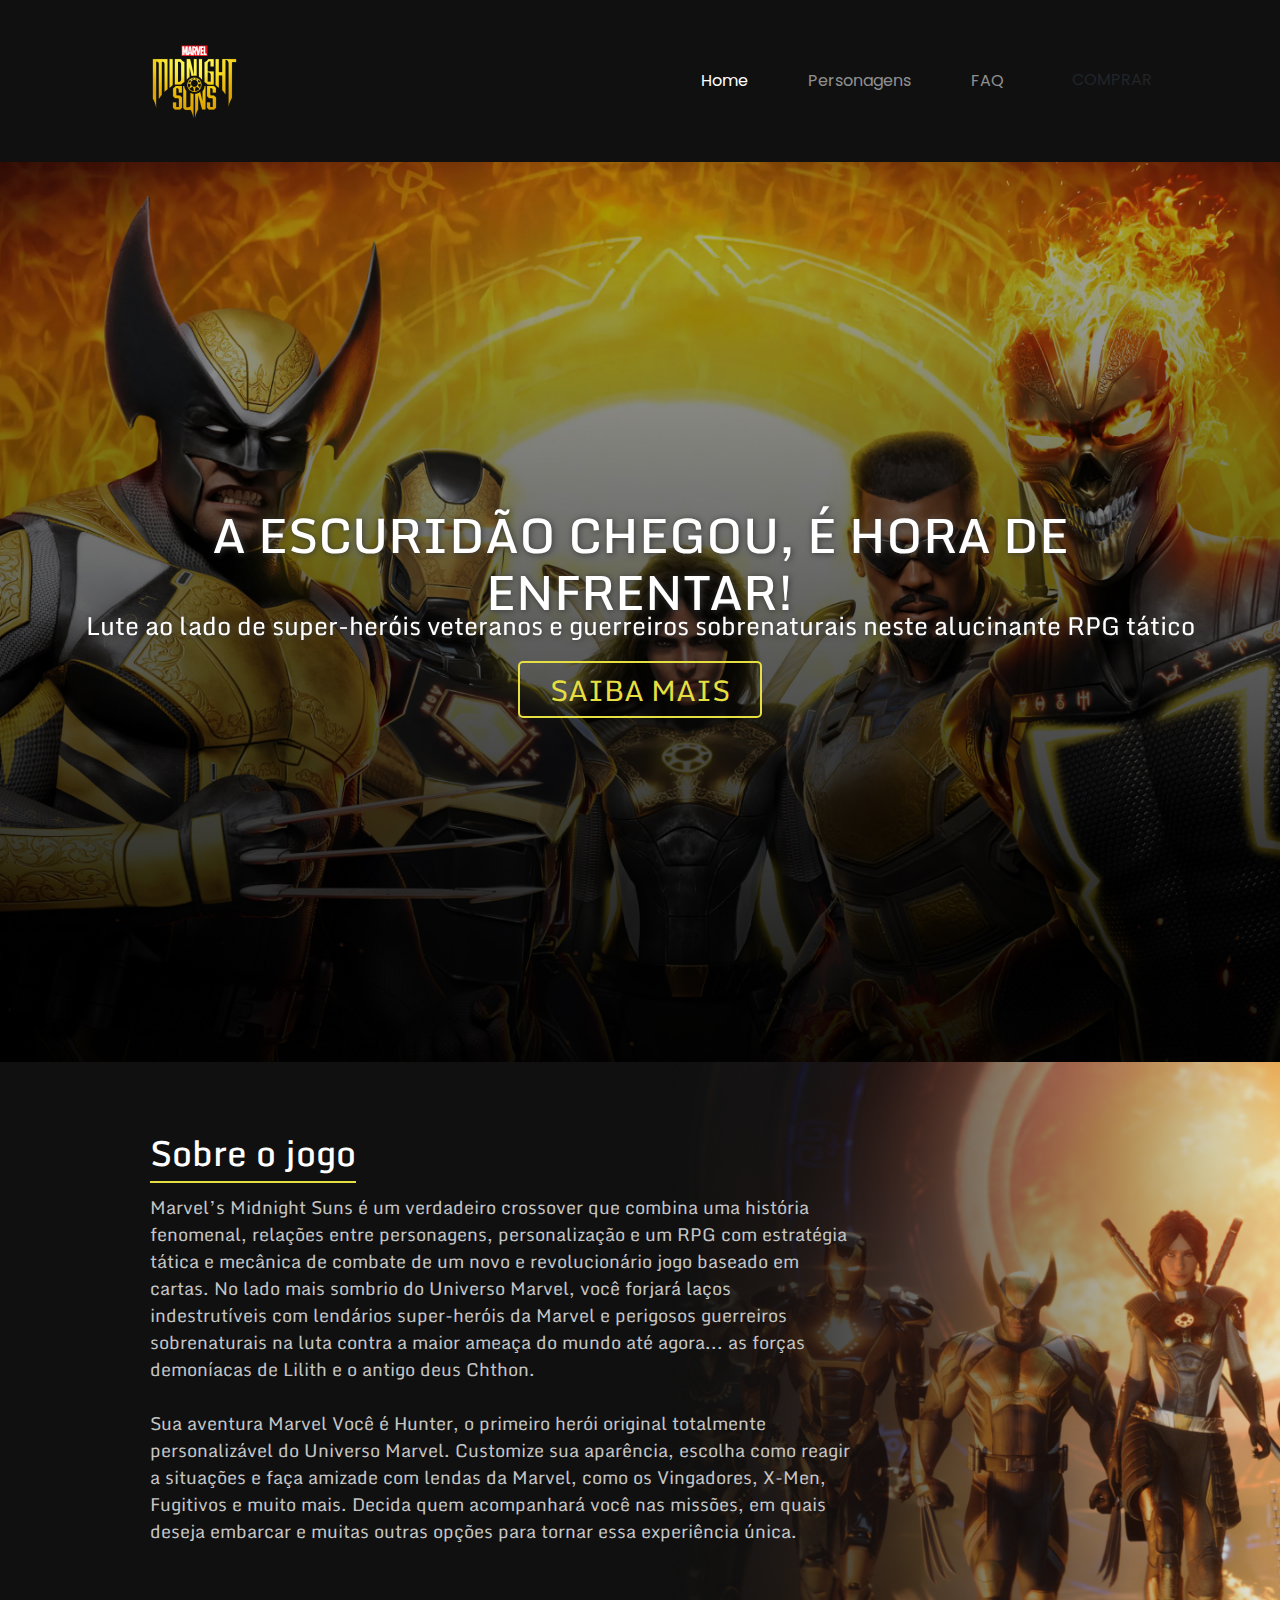
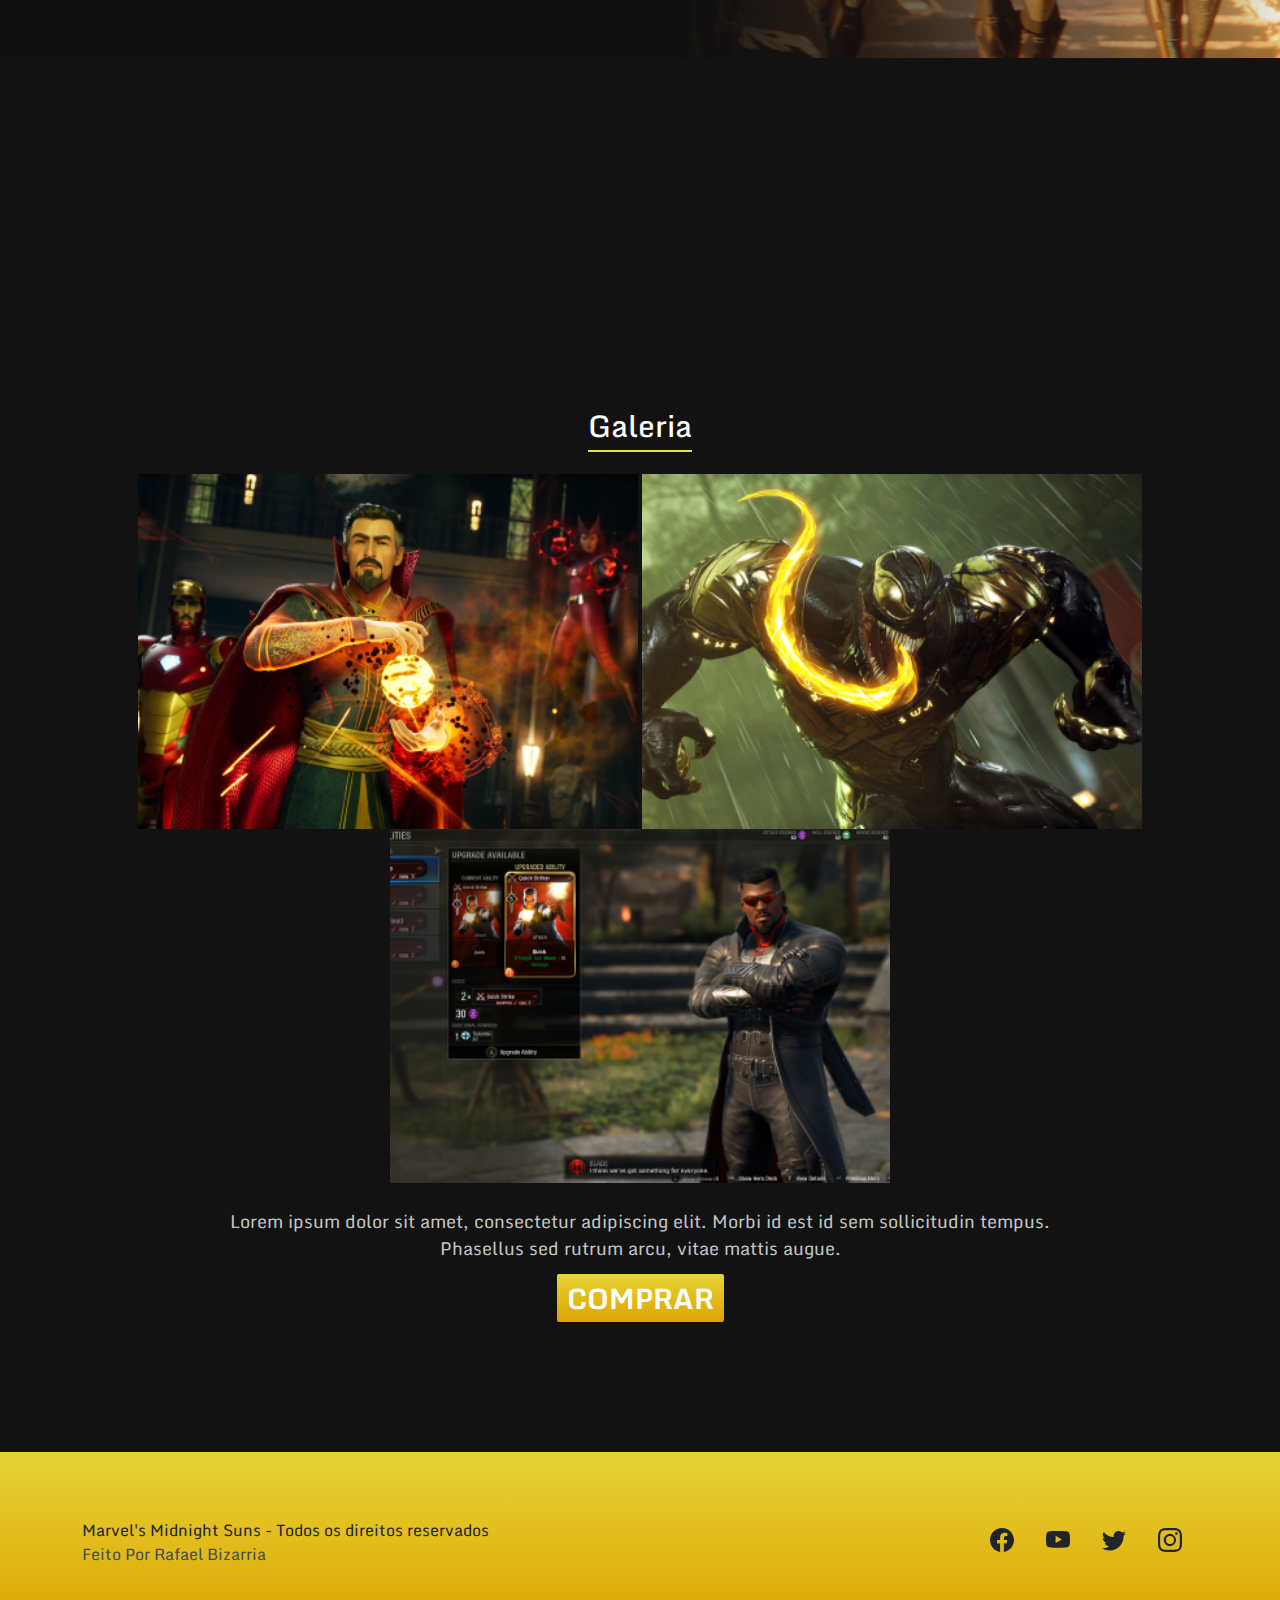
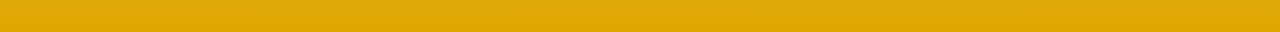
<file: index.html>
<!DOCTYPE html>
<html lang="pt-BR">
<head>
    <meta charset="UTF-8">
    <meta name="viewport" content="width=device-width, initial-scale=1.0">
    <title>Home | Marvel's Midnight Suns</title>
    <link rel="icon" href="assets/favicon.png" type="image/x-icon">
    <link rel="shortcut icon" href="assets/favicon.png" type="image/x-icon">
    <link rel="preconnect" href="https://fonts.googleapis.com">
    <link rel="preconnect" href="https://fonts.gstatic.com" crossorigin>
    <link href="https://fonts.googleapis.com/css2?family=Poppins:wght@100;200;300;400;500;600;700&display=swap" rel="stylesheet">
    <link href="https://cdn.jsdelivr.net/npm/bootstrap@5.3.3/dist/css/bootstrap.min.css" rel="stylesheet" integrity="sha384-QWTKZyjpPEjISv5WaRU9OFeRpok6YctnYmDr5pNlyT2bRjXh0JMhjY6hW+ALEwIH" crossorigin="anonymous">
    <script src="https://cdn.jsdelivr.net/npm/bootstrap@5.3.3/dist/js/bootstrap.bundle.min.js" integrity="sha384-YvpcrYf0tY3lHB60NNkmXc5s9fDVZLESaAA55NDzOxhy9GkcIdslK1eN7N6jIeHz" crossorigin="anonymous"></script>
    <link rel="stylesheet" href="style-index.css">
    <link rel="stylesheet" href="style.css">
</head>
<body>
<header>
    <nav class="navbar navbar-expand-lg navbar-dark py-4 bg-primary-color" id="navbar">
      <div class="container">
      <a class="navbar-brand" href="index.html">
      <img src="assets/logo.png" alt="Logo" width="104" height="auto" class="d-inline-block align-text-right">
      <button class="navbar-toggler" type="button" data-bs-toggle="collapse" data-bs-target="#navbarNav" aria-controls="navbarNav" aria-expanded="false" aria-label="Toggle navigation">
          <span class="navbar-toggler-icon"></span>
      </button>
    </a>
      <div class="collapse navbar-collapse" id="navbarNav" style="font-family: Poppins, sans-serif">
          <ul class="navbar-nav ms-auto">
          <li class="nav-item">
              <a class="nav-link active" aria-current="page" href="index.html">Home</a>
          </li>

          <li class="nav-item">
              <a class="nav-link" href="personagens.html">Personagens</a>
          </li>
          <li class="nav-item">
              <a class="nav-link" href="faq.html">FAQ</a> 
          </li>
          <li class="nav-iem">
              <a class="nav-lin d-flex ms-3 btn" href="comprar.html">COMPRAR</a> 
          </li>
          </li>
      </div> 
          </ul>
      </div>
      </div>
  </nav>
</header>
<div>
    <section id="hero">
        <div class="hero-container">
        <div class="hero-info">
            <h1 class="title">A ESCURIDÃO CHEGOU, É HORA DE ENFRENTAR!</h1>
            <h2>Lute ao lado de super-heróis veteranos e guerreiros sobrenaturais neste alucinante RPG tático</h2>
            <a href="#middle-info">
                <button class="saiba-btn">
                    SAIBA MAIS
                </button>
            </a>
        </div>
        </div>
    </section>
</div>
</section>
<section id="middle-info">
        <div class="middle-text-div">
            <h2 class="middle-text">Sobre o jogo</h2>
        </div>
            <p>Marvel’s Midnight Suns é um verdadeiro crossover que combina uma história fenomenal, relações entre personagens, personalização e um RPG com estratégia tática e mecânica de combate de um novo e revolucionário jogo baseado em cartas. No lado mais sombrio do Universo Marvel, você forjará laços indestrutíveis com lendários super-heróis da Marvel e perigosos guerreiros sobrenaturais na luta contra a maior ameaça do mundo até agora... as forças demoníacas de Lilith e o antigo deus Chthon.
                <br><br>
                Sua aventura Marvel
                Você é Hunter, o primeiro herói original totalmente personalizável do Universo Marvel. Customize sua aparência, escolha como reagir a situações e faça amizade com lendas da Marvel, como os Vingadores, X-Men, Fugitivos e muito mais. Decida quem acompanhará você nas missões, em quais deseja embarcar e muitas outras opções para tornar essa experiência única.
                <br><br>
              </p>     
            </div>
            
    </div>
</div>
</section>

<section>
    <div id="gallery">
        <div class="gallery-container-1">
            <div class="gallery">
                <div>
                    <h3 class="gallery-text">Galeria</h3>
                </div>
                <div class="gallery-content">
                    <img src="./assets/gallery-1.png" alt="captura de tela 1">
                    <img src="./assets/gallery-2.png" alt="captura de tela 2">
                    <img src="./assets/gallery-3.png" alt="captura de tela 3">
                    <p>Lorem ipsum dolor sit amet, consectetur adipiscing elit. Morbi id est id sem sollicitudin tempus. <br>Phasellus sed rutrum arcu, vitae mattis augue.</p>
                    <a href="comprar.html">
                        <button class="buy-btn-gallery">COMPRAR</button>
                    </a>
                </div>
                
            </div>
        </div>
    </div>
    
</section>

<footer id="footer">
    <div>
        <div class="py-4 py-md-5 py-xl-3"> 
            <div class="container overflow-hidden">
              <div class="row gy-4 gy-md-0">
                <div class="col-xs-12 col-md-7 order-1 order-md-0">
                  <div class="copyright text-center text-md-start">
                   Marvel's Midnight Suns - Todos os direitos reservados <br>
                   <a href="https://github.com/rafaelbpmt" style="color: #434c54;">Feito Por Rafael Bizarria</a>
                  </div>
                  <div style="color: #434c54;">
                  </div>
                </div>
        
                <div class="col-xs-12 col-md-5 order-0 order-md-1">
                  <ul class="nav justify-content-center justify-content-md-end">
                    <li class="nav-item">
                      <a class="nav-link link-dark" href="https://www.facebook.com/MidnightSuns/" target="_blank">
                        <svg xmlns="http://www.w3.org/2000/svg" width="24" height="24" fill="currentColor" class="bi bi-facebook" viewBox="0 0 16 16">
                          <path d="M16 8.049c0-4.446-3.582-8.05-8-8.05C3.58 0-.002 3.603-.002 8.05c0 4.017 2.926 7.347 6.75 7.951v-5.625h-2.03V8.05H6.75V6.275c0-2.017 1.195-3.131 3.022-3.131.876 0 1.791.157 1.791.157v1.98h-1.009c-.993 0-1.303.621-1.303 1.258v1.51h2.218l-.354 2.326H9.25V16c3.824-.604 6.75-3.934 6.75-7.951z" />
                        </svg>
                      </a>
                    </li>
                    <li class="nav-item">
                      <a class="nav-link link-dark" href="https://www.youtube.com/midnightsuns" target="_blank">
                        <svg xmlns="http://www.w3.org/2000/svg" width="24" height="24" fill="currentColor" class="bi bi-youtube" viewBox="0 0 16 16">
                          <path d="M8.051 1.999h.089c.822.003 4.987.033 6.11.335a2.01 2.01 0 0 1 1.415 1.42c.101.38.172.883.22 1.402l.01.104.022.26.008.104c.065.914.073 1.77.074 1.957v.075c-.001.194-.01 1.108-.082 2.06l-.008.105-.009.104c-.05.572-.124 1.14-.235 1.558a2.007 2.007 0 0 1-1.415 1.42c-1.16.312-5.569.334-6.18.335h-.142c-.309 0-1.587-.006-2.927-.052l-.17-.006-.087-.004-.171-.007-.171-.007c-1.11-.049-2.167-.128-2.654-.26a2.007 2.007 0 0 1-1.415-1.419c-.111-.417-.185-.986-.235-1.558L.09 9.82l-.008-.104A31.4 31.4 0 0 1 0 7.68v-.123c.002-.215.01-.958.064-1.778l.007-.103.003-.052.008-.104.022-.26.01-.104c.048-.519.119-1.023.22-1.402a2.007 2.007 0 0 1 1.415-1.42c.487-.13 1.544-.21 2.654-.26l.17-.007.172-.006.086-.003.171-.007A99.788 99.788 0 0 1 7.858 2h.193zM6.4 5.209v4.818l4.157-2.408L6.4 5.209z" />
                        </svg>
                      </a>
                    </li>
                    <li class="nav-item">
                      <a class="nav-link link-dark" href="https://twitter.com/midnightsuns" target="_blank">
                        <svg xmlns="http://www.w3.org/2000/svg" width="24" height="24" fill="currentColor" class="bi bi-twitter" viewBox="0 0 16 16">
                          <path d="M5.026 15c6.038 0 9.341-5.003 9.341-9.334 0-.14 0-.282-.006-.422A6.685 6.685 0 0 0 16 3.542a6.658 6.658 0 0 1-1.889.518 3.301 3.301 0 0 0 1.447-1.817 6.533 6.533 0 0 1-2.087.793A3.286 3.286 0 0 0 7.875 6.03a9.325 9.325 0 0 1-6.767-3.429 3.289 3.289 0 0 0 1.018 4.382A3.323 3.323 0 0 1 .64 6.575v.045a3.288 3.288 0 0 0 2.632 3.218 3.203 3.203 0 0 1-.865.115 3.23 3.23 0 0 1-.614-.057 3.283 3.283 0 0 0 3.067 2.277A6.588 6.588 0 0 1 .78 13.58a6.32 6.32 0 0 1-.78-.045A9.344 9.344 0 0 0 5.026 15z" />
                        </svg>
                      </a>
                    </li>
                    <li class="nav-item">
                      <a class="nav-link link-dark" href="https://www.instagram.com/midnightsuns/" target="_blank">
                        <svg xmlns="http://www.w3.org/2000/svg" width="24" height="24" fill="currentColor" class="bi bi-instagram" viewBox="0 0 16 16">
                          <path d="M8 0C5.829 0 5.556.01 4.703.048 3.85.088 3.269.222 2.76.42a3.917 3.917 0 0 0-1.417.923A3.927 3.927 0 0 0 .42 2.76C.222 3.268.087 3.85.048 4.7.01 5.555 0 5.827 0 8.001c0 2.172.01 2.444.048 3.297.04.852.174 1.433.372 1.942.205.526.478.972.923 1.417.444.445.89.719 1.416.923.51.198 1.09.333 1.942.372C5.555 15.99 5.827 16 8 16s2.444-.01 3.298-.048c.851-.04 1.434-.174 1.943-.372a3.916 3.916 0 0 0 1.416-.923c.445-.445.718-.891.923-1.417.197-.509.332-1.09.372-1.942C15.99 10.445 16 10.173 16 8s-.01-2.445-.048-3.299c-.04-.851-.175-1.433-.372-1.941a3.926 3.926 0 0 0-.923-1.417A3.911 3.911 0 0 0 13.24.42c-.51-.198-1.092-.333-1.943-.372C10.443.01 10.172 0 7.998 0h.003zm-.717 1.442h.718c2.136 0 2.389.007 3.232.046.78.035 1.204.166 1.486.275.373.145.64.319.92.599.28.28.453.546.598.92.11.281.24.705.275 1.485.039.843.047 1.096.047 3.231s-.008 2.389-.047 3.232c-.035.78-.166 1.203-.275 1.485a2.47 2.47 0 0 1-.599.919c-.28.28-.546.453-.92.598-.28.11-.704.24-1.485.276-.843.038-1.096.047-3.232.047s-2.39-.009-3.233-.047c-.78-.036-1.203-.166-1.485-.276a2.478 2.478 0 0 1-.92-.598 2.48 2.48 0 0 1-.6-.92c-.109-.281-.24-.705-.275-1.485-.038-.843-.046-1.096-.046-3.233 0-2.136.008-2.388.046-3.231.036-.78.166-1.204.276-1.486.145-.373.319-.64.599-.92.28-.28.546-.453.92-.598.282-.11.705-.24 1.485-.276.738-.034 1.024-.044 2.515-.045v.002zm4.988 1.328a.96.96 0 1 0 0 1.92.96.96 0 0 0 0-1.92zm-4.27 1.122a4.109 4.109 0 1 0 0 8.217 4.109 4.109 0 0 0 0-8.217zm0 1.441a2.667 2.667 0 1 1 0 5.334 2.667 2.667 0 0 1 0-5.334z" />
                        </svg>
                      </a>
                    </li>
                  </ul>
                </div>
              </div>
            </div>
          </div>
        
</footer>

</body>

</html>
</file>
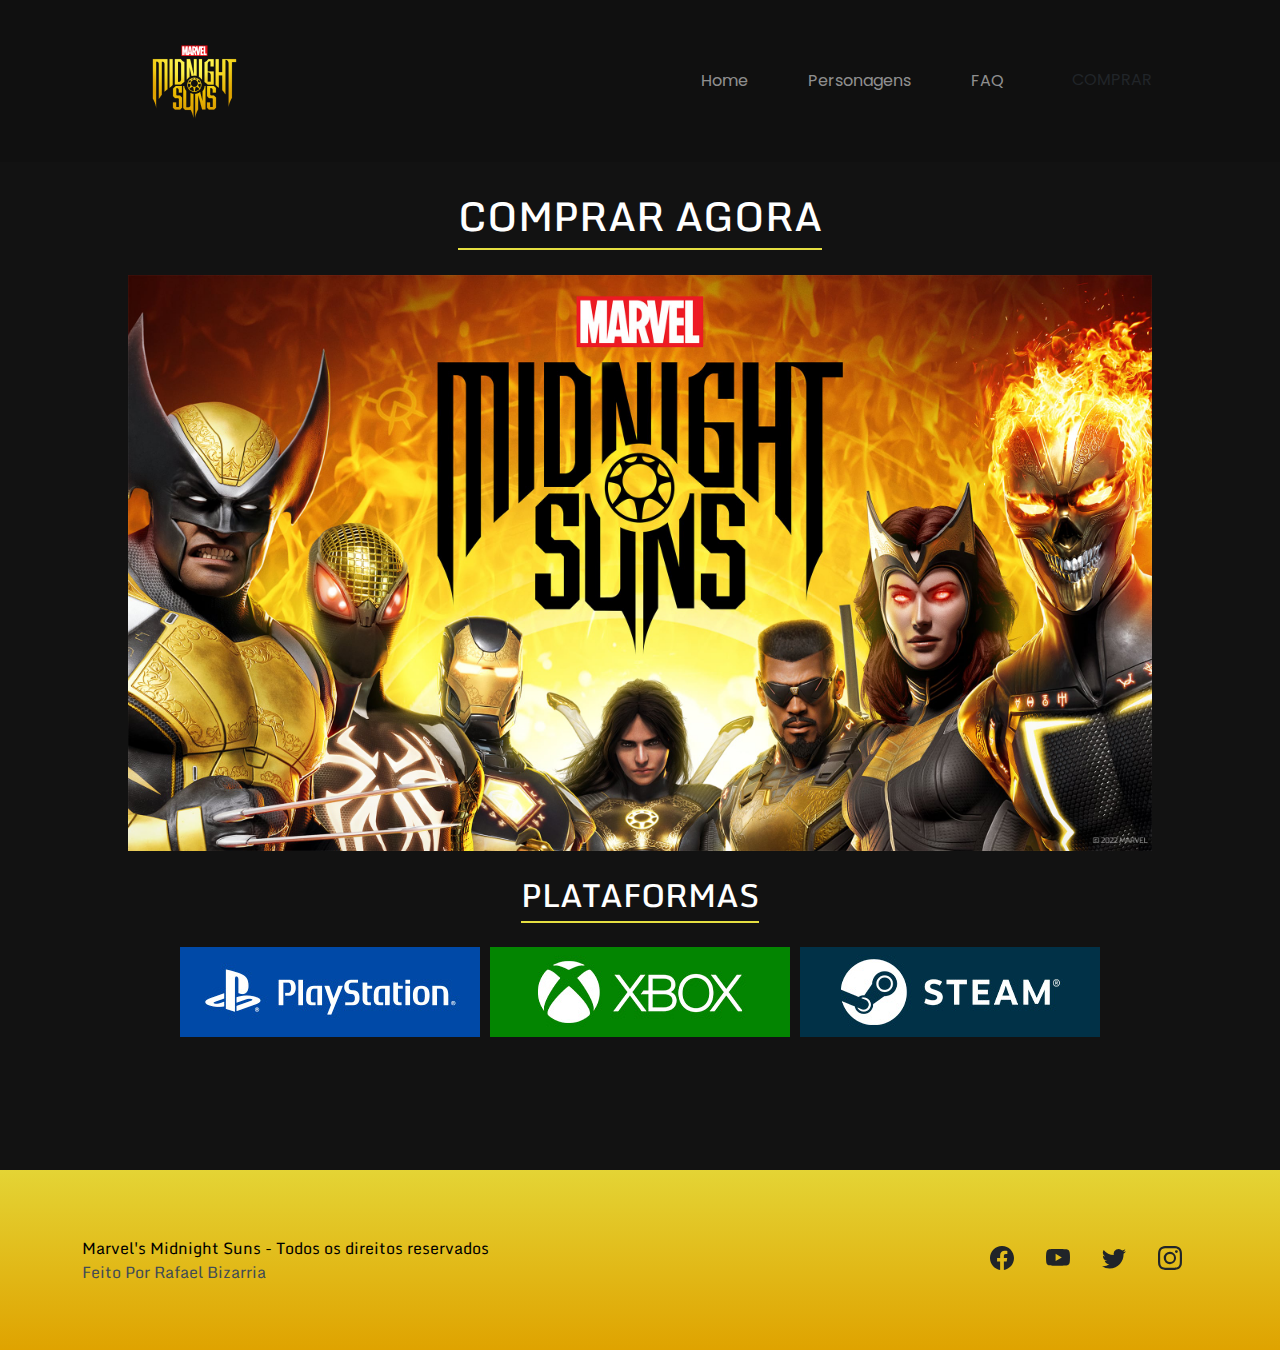
<file: comprar.html>
<!DOCTYPE html>
<html lang="pt-BR">
<head>
    <meta charset="UTF-8">
    <meta name="viewport" content="width=device-width, initial-scale=1.0">
    <title>Comprar | Marvel's Midnight Suns</title>
    <link rel="icon" href="assets/favicon.png" type="image/x-icon">
    <link rel="shortcut icon" href="assets/favicon.png" type="image/x-icon">
    <link rel="preconnect" href="https://fonts.googleapis.com">
    <link rel="preconnect" href="https://fonts.gstatic.com" crossorigin>
    <link href="https://fonts.googleapis.com/css2?family=Poppins:wght@100;200;300;400;500;600;700&display=swap" rel="stylesheet">
    <link href="https://cdn.jsdelivr.net/npm/bootstrap@5.3.3/dist/css/bootstrap.min.css" rel="stylesheet" integrity="sha384-QWTKZyjpPEjISv5WaRU9OFeRpok6YctnYmDr5pNlyT2bRjXh0JMhjY6hW+ALEwIH" crossorigin="anonymous">
    <script src="https://cdn.jsdelivr.net/npm/bootstrap@5.3.3/dist/js/bootstrap.bundle.min.js" integrity="sha384-YvpcrYf0tY3lHB60NNkmXc5s9fDVZLESaAA55NDzOxhy9GkcIdslK1eN7N6jIeHz" crossorigin="anonymous"></script>
    <link rel="stylesheet" href="style-comprar.css">
    <link rel="stylesheet" href="style.css">
</head>
<body>
<header>
    <nav class="navbar navbar-expand-lg navbar-dark py-4 bg-primary-color" id="navbar">
      <div class="container">
      <a class="navbar-brand" href="index.html">
      <img src="assets/logo.png" alt="Logo" width="104" height="auto" class="d-inline-block align-text-right">
      <button class="navbar-toggler" type="button" data-bs-toggle="collapse" data-bs-target="#navbarNav" aria-controls="navbarNav" aria-expanded="false" aria-label="Toggle navigation">
          <span class="navbar-toggler-icon"></span>
      </button>
    </a>
      <div class="collapse navbar-collapse" id="navbarNav" style="font-family: Poppins, sans-serif">
          <ul class="navbar-nav ms-auto">
          <li class="nav-item">
              <a class="nav-link" href="index.html">Home</a>
          </li>

          <li class="nav-item">
              <a class="nav-link" href="personagens.html">Personagens</a>
          </li>
          <li class="nav-item">
              <a class="nav-link" href="faq.html">FAQ</a> 
          </li>
          <li class="nav-iem" aria-current="page">
              <a class="nav-lin d-flex ms-3 btn" href="comprar.html">COMPRAR</a> 
          </li>
          </li>
      </div> 
          </ul>
      </div>
      </div>
  </nav>
</header>
        <div class="buy-conatainer">
        <div class="buy-text-container">
            <h1 class="buy-text">COMPRAR AGORA</h1>
        </div>

        <div>
            
        </div>
        <div class="buy-info">
            <img src="assets/buyimg.jpeg" class="buy-img" alt="capa do jogo marvel midnight suns">
        <div class="plataform-text">
            <h2>PLATAFORMAS</h2>
        </div>
            
        </div>
        </div>
    </div>
    <div class="plataform-container">
        <div class="plataform-consoles">
            <button>
            <a href="https://www.playstation.com/pt-br/games/marvels-midnight-suns/" target="_blank">
            <img src="assets/playstation.jpg">
            </a>
            </button>
    
            <button>
                <a href="https://www.xbox.com/pt-br/games/store/Marvels-Midnight-Suns/9PFB5GX9FXP5" target="_blank">
                <img src="assets/xbox.jpg" >
                </a>
            </button>   

            <button>
              <a href="https://www.xbox.com/pt-br/games/store/Marvels-Midnight-Suns/9PFB5GX9FXP5" target="_blank">
              <img src="assets/steam.jpg" >
              </a>
          </button>   
          
            
        </div>
        
    </div>
    
        </div>
    </div>
    <footer id="footer">
        <div>
            <div class="py-4 py-md-5 py-xl-3"> 
                <div class="container overflow-hidden">
                  <div class="row gy-4 gy-md-0">
                    <div class="col-xs-12 col-md-7 order-1 order-md-0">
                      <div class="copyright text-center text-md-start">
                       Marvel's Midnight Suns - Todos os direitos reservados <br>
                       <a href="https://github.com/rafaelbpmt" style="color: #434c54; text-decoration: none;" >Feito Por Rafael Bizarria</a>
                      </div>
                      <div style="color: #434c54;">
                      </div>
                    </div>
            
                    <div class="col-xs-12 col-md-5 order-0 order-md-1">
                      <ul class="nav justify-content-center justify-content-md-end">
                        <li class="nav-item">
                          <a class="nav-link link-dark" href="https://www.facebook.com/MidnightSuns/" target="_blank">
                            <svg xmlns="http://www.w3.org/2000/svg" width="24" height="24" fill="currentColor" class="bi bi-facebook" viewBox="0 0 16 16">
                              <path d="M16 8.049c0-4.446-3.582-8.05-8-8.05C3.58 0-.002 3.603-.002 8.05c0 4.017 2.926 7.347 6.75 7.951v-5.625h-2.03V8.05H6.75V6.275c0-2.017 1.195-3.131 3.022-3.131.876 0 1.791.157 1.791.157v1.98h-1.009c-.993 0-1.303.621-1.303 1.258v1.51h2.218l-.354 2.326H9.25V16c3.824-.604 6.75-3.934 6.75-7.951z" />
                            </svg>
                          </a>
                        </li>
                        <li class="nav-item">
                          <a class="nav-link link-dark" href="https://www.youtube.com/midnightsuns" target="_blank">
                            <svg xmlns="http://www.w3.org/2000/svg" width="24" height="24" fill="currentColor" class="bi bi-youtube" viewBox="0 0 16 16">
                              <path d="M8.051 1.999h.089c.822.003 4.987.033 6.11.335a2.01 2.01 0 0 1 1.415 1.42c.101.38.172.883.22 1.402l.01.104.022.26.008.104c.065.914.073 1.77.074 1.957v.075c-.001.194-.01 1.108-.082 2.06l-.008.105-.009.104c-.05.572-.124 1.14-.235 1.558a2.007 2.007 0 0 1-1.415 1.42c-1.16.312-5.569.334-6.18.335h-.142c-.309 0-1.587-.006-2.927-.052l-.17-.006-.087-.004-.171-.007-.171-.007c-1.11-.049-2.167-.128-2.654-.26a2.007 2.007 0 0 1-1.415-1.419c-.111-.417-.185-.986-.235-1.558L.09 9.82l-.008-.104A31.4 31.4 0 0 1 0 7.68v-.123c.002-.215.01-.958.064-1.778l.007-.103.003-.052.008-.104.022-.26.01-.104c.048-.519.119-1.023.22-1.402a2.007 2.007 0 0 1 1.415-1.42c.487-.13 1.544-.21 2.654-.26l.17-.007.172-.006.086-.003.171-.007A99.788 99.788 0 0 1 7.858 2h.193zM6.4 5.209v4.818l4.157-2.408L6.4 5.209z" />
                            </svg>
                          </a>
                        </li>
                        <li class="nav-item">
                          <a class="nav-link link-dark" href="https://twitter.com/midnightsuns" target="_blank">
                            <svg xmlns="http://www.w3.org/2000/svg" width="24" height="24" fill="currentColor" class="bi bi-twitter" viewBox="0 0 16 16">
                              <path d="M5.026 15c6.038 0 9.341-5.003 9.341-9.334 0-.14 0-.282-.006-.422A6.685 6.685 0 0 0 16 3.542a6.658 6.658 0 0 1-1.889.518 3.301 3.301 0 0 0 1.447-1.817 6.533 6.533 0 0 1-2.087.793A3.286 3.286 0 0 0 7.875 6.03a9.325 9.325 0 0 1-6.767-3.429 3.289 3.289 0 0 0 1.018 4.382A3.323 3.323 0 0 1 .64 6.575v.045a3.288 3.288 0 0 0 2.632 3.218 3.203 3.203 0 0 1-.865.115 3.23 3.23 0 0 1-.614-.057 3.283 3.283 0 0 0 3.067 2.277A6.588 6.588 0 0 1 .78 13.58a6.32 6.32 0 0 1-.78-.045A9.344 9.344 0 0 0 5.026 15z" />
                            </svg>
                          </a>
                        </li>
                        <li class="nav-item">
                          <a class="nav-link link-dark" href="https://www.instagram.com/midnightsuns/" target="_blank">
                            <svg xmlns="http://www.w3.org/2000/svg" width="24" height="24" fill="currentColor" class="bi bi-instagram" viewBox="0 0 16 16">
                              <path d="M8 0C5.829 0 5.556.01 4.703.048 3.85.088 3.269.222 2.76.42a3.917 3.917 0 0 0-1.417.923A3.927 3.927 0 0 0 .42 2.76C.222 3.268.087 3.85.048 4.7.01 5.555 0 5.827 0 8.001c0 2.172.01 2.444.048 3.297.04.852.174 1.433.372 1.942.205.526.478.972.923 1.417.444.445.89.719 1.416.923.51.198 1.09.333 1.942.372C5.555 15.99 5.827 16 8 16s2.444-.01 3.298-.048c.851-.04 1.434-.174 1.943-.372a3.916 3.916 0 0 0 1.416-.923c.445-.445.718-.891.923-1.417.197-.509.332-1.09.372-1.942C15.99 10.445 16 10.173 16 8s-.01-2.445-.048-3.299c-.04-.851-.175-1.433-.372-1.941a3.926 3.926 0 0 0-.923-1.417A3.911 3.911 0 0 0 13.24.42c-.51-.198-1.092-.333-1.943-.372C10.443.01 10.172 0 7.998 0h.003zm-.717 1.442h.718c2.136 0 2.389.007 3.232.046.78.035 1.204.166 1.486.275.373.145.64.319.92.599.28.28.453.546.598.92.11.281.24.705.275 1.485.039.843.047 1.096.047 3.231s-.008 2.389-.047 3.232c-.035.78-.166 1.203-.275 1.485a2.47 2.47 0 0 1-.599.919c-.28.28-.546.453-.92.598-.28.11-.704.24-1.485.276-.843.038-1.096.047-3.232.047s-2.39-.009-3.233-.047c-.78-.036-1.203-.166-1.485-.276a2.478 2.478 0 0 1-.92-.598 2.48 2.48 0 0 1-.6-.92c-.109-.281-.24-.705-.275-1.485-.038-.843-.046-1.096-.046-3.233 0-2.136.008-2.388.046-3.231.036-.78.166-1.204.276-1.486.145-.373.319-.64.599-.92.28-.28.546-.453.92-.598.282-.11.705-.24 1.485-.276.738-.034 1.024-.044 2.515-.045v.002zm4.988 1.328a.96.96 0 1 0 0 1.92.96.96 0 0 0 0-1.92zm-4.27 1.122a4.109 4.109 0 1 0 0 8.217 4.109 4.109 0 0 0 0-8.217zm0 1.441a2.667 2.667 0 1 1 0 5.334 2.667 2.667 0 0 1 0-5.334z" />
                            </svg>
                          </a>
                        </li>
                      </ul>
                    </div>
                  </div>
                </div>
              </div>
            
    </footer>
    
</body>
</file>
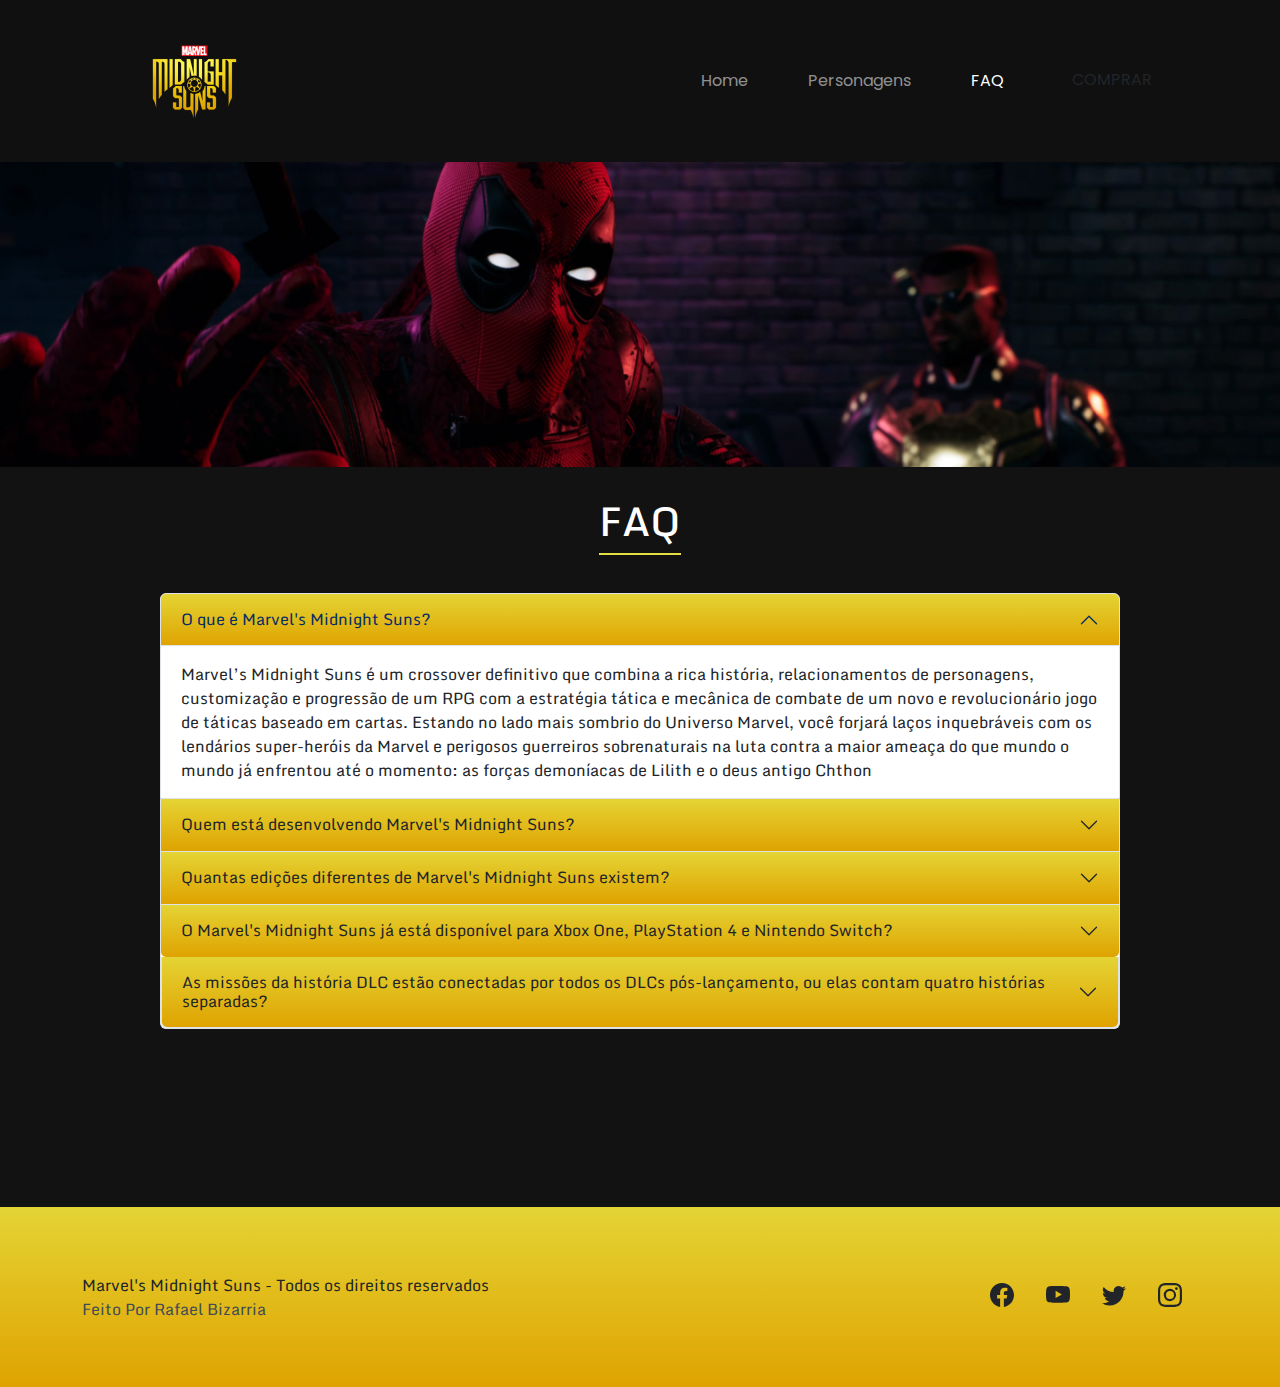
<file: faq.html>
<!DOCTYPE html>
<html lang="pt-BR">
<head>
    <meta charset="UTF-8">
    <meta name="viewport" content="width=device-width, initial-scale=1.0">
    <title>FAQ | Marvel's Midnight Suns<</title>
    <link rel="icon" href="assets/favicon.png" type="image/x-icon">
    <link rel="shortcut icon" href="assets/favicon.png" type="image/x-icon">
    <link rel="preconnect" href="https://fonts.googleapis.com">
    <link rel="preconnect" href="https://fonts.gstatic.com" crossorigin>
    <link href="https://fonts.googleapis.com/css2?family=Poppins:wght@100;200;300;400;500;600;700&display=swap" rel="stylesheet">
    <link href="https://cdn.jsdelivr.net/npm/bootstrap@5.3.3/dist/css/bootstrap.min.css" rel="stylesheet" integrity="sha384-QWTKZyjpPEjISv5WaRU9OFeRpok6YctnYmDr5pNlyT2bRjXh0JMhjY6hW+ALEwIH" crossorigin="anonymous">
    <script src="https://cdn.jsdelivr.net/npm/bootstrap@5.3.3/dist/js/bootstrap.bundle.min.js" integrity="sha384-YvpcrYf0tY3lHB60NNkmXc5s9fDVZLESaAA55NDzOxhy9GkcIdslK1eN7N6jIeHz" crossorigin="anonymous"></script>
    <link rel="stylesheet" href="style-faq.css">
    <link rel="stylesheet" href="style.css">
</head>
<body>
<header>
    <nav class="navbar navbar-expand-lg navbar-dark py-4 bg-primary-color" id="navbar">
      <div class="container">
      <a class="navbar-brand" href="index.html">
      <img src="assets/logo.png" alt="Logo" width="104" height="auto" class="d-inline-block align-text-right">
      <button class="navbar-toggler" type="button" data-bs-toggle="collapse" data-bs-target="#navbarNav" aria-controls="navbarNav" aria-expanded="false" aria-label="Toggle navigation">
          <span class="navbar-toggler-icon"></span>
      </button>
    </a>
      <div class="collapse navbar-collapse" id="navbarNav" style="font-family: Poppins, sans-serif">
          <ul class="navbar-nav ms-auto">
          <li class="nav-item">
              <a class="nav-link" href="index.html">Home</a>
          </li>

          <li class="nav-item">
              <a class="nav-link" href="personagens.html">Personagens</a>
          </li>
          <li class="nav-item">
              <a class="nav-link active" aria-current="page" href="faq.html">FAQ</a> 
          </li>
          <li class="nav-iem">
              <a class="nav-lin d-flex ms-3 btn" href="comprar.html">COMPRAR</a> 
          </li>
          </li>
      </div> 
          </ul>
      </div>
      </div>
  </nav>
</header>
    <div class="bg-home">
    </div>
    <div>
        <img class="faq-img" src="/assets/Marvels-Midnight-Suns-Screenshot-063.jpg">
    </div>
    <div class="faq-title">
        <h1>FAQ</h1>
    </div>


<div class="faq-container">
  <section id="faq" class="py-5">
    <div class="accordion w-75 mx-auto" id="accordionExample">
      <div class="accordion-item">
        <h2 class="accordion-header" id="headingOne">
          <button class="accordion-button" type="button" data-bs-toggle="collapse" data-bs-target="#collapseOne" aria-expanded="true" aria-controls="collapseOne" style="background: linear-gradient(180deg, #E5DF41 -22.64%, #DFA300 100%);">
            O que é Marvel's Midnight Suns?
          </button>
        </h2>
        <div id="collapseOne" class="accordion-collapse collapse show" aria-labelledby="headingOne" data-bs-parent="#accordionExample">
          <div class="accordion-body">
            Marvel’s Midnight Suns é um crossover definitivo que combina a rica história, relacionamentos de personagens, customização e progressão de um RPG com a estratégia tática e mecânica de combate de um novo e revolucionário jogo de táticas baseado em cartas. Estando no lado mais sombrio do Universo Marvel, você forjará laços inquebráveis com os lendários super-heróis da Marvel e perigosos guerreiros sobrenaturais na luta contra a maior ameaça do que mundo o mundo já enfrentou até o momento: as forças demoníacas de Lilith e o deus antigo Chthon
          </div>
        </div>
      </div>
      <div class="accordion-item">
        <h2 class="accordion-header" id="headingTwo">
          <button class="accordion-button collapsed" type="button" data-bs-toggle="collapse" data-bs-target="#collapseTwo" aria-expanded="false" aria-controls="collapseTwo" style="background: linear-gradient(180deg, #E5DF41 -22.64%, #DFA300 100%);">
            Quem está desenvolvendo Marvel's Midnight Suns?
          </button>
        </h2>
        <div id="collapseTwo" class="accordion-collapse collapse" aria-labelledby="headingTwo" data-bs-parent="#accordionExample">
          <div class="accordion-body">
            Marvel's Midnight Suns está sendo desenvolvido pela Firaxis Games, o lendário estúdio responsável pelas franquias XCOM e Civilization.
          </div>
        </div>
      </div>
      <div class="accordion-item">
        <h2 class="accordion-header" id="headingThree">
          <button class="accordion-button collapsed" type="button" data-bs-toggle="collapse" data-bs-target="#collapseThree" aria-expanded="false" aria-controls="collapseThree" style="background: linear-gradient(180deg, #E5DF41 -22.64%, #DFA300 100%);">
            Quantas edições diferentes de Marvel's Midnight Suns existem?
          </button>
        </h2>
        <div id="collapseThree" class="accordion-collapse collapse" aria-labelledby="headingThree" data-bs-parent="#accordionExample">
          <div class="accordion-body">
            Marvel's Midnight Suns está disponível em quatro edições: Edição Standard , Edição Enhanced, Edição Digital+ e Edição lendária
          </div>
        </div>
      </div>
      <div class="accordion-item">
        <h2 class="accordion-header" id="headingFour">
          <button class="accordion-button collapsed" type="button" data-bs-toggle="collapse" data-bs-target="#collapseFour" aria-expanded="false" aria-controls="collapseFour" style="background: linear-gradient(180deg, #E5DF41 -22.64%, #DFA300 100%);">
            O Marvel's Midnight Suns já está disponível para Xbox One, PlayStation 4 e Nintendo Switch?
          </button>
        </h2>
        <div id="collapseFour" class="accordion-collapse collapse" aria-labelledby="headingFour" data-bs-parent="#accordionExample">
          <div class="accordion-body">
            Marvel's Midnight Suns já está disponível para Xbox One e PlayStation 4 somente em formato digital. De acordo com o planejamento atualizado a versão para Nintendo Switch não será mais lançada.
          </div>
    </div>
    <div class="accordion-item">
      <h2 class="accordion-header" id="headingFour">
        <button class="accordion-button collapsed" type="button" data-bs-toggle="collapse" data-bs-target="#collapseFive" aria-expanded="false" aria-controls="collapseFive" style="background: linear-gradient(180deg, #E5DF41 -22.64%, #DFA300 100%)";>
          As missões da história DLC estão conectadas por todos os DLCs pós-lançamento, ou elas contam quatro histórias separadas?
        </button>
      </h2>
      <div id="collapseFive" class="accordion-collapse collapse" aria-labelledby="headingFive" data-bs-parent="#accordionExample">
        <div class="accordion-body">
          Cada DLC foi desenvolvido como uma história autocontida, mas elas tem um arco que as une e completar todas as 12 missões da história DLC culmina em uma missão bônus secreta.
  </section>
</div>
    

<footer id="footer">
    <div>
        <div class="py-4 py-md-5 py-xl-3"> 
            <div class="container overflow-hidden">
              <div class="row gy-4 gy-md-0">
                <div class="col-xs-12 col-md-7 order-1 order-md-0">
                  <div class="copyright text-center text-md-start">
                   Marvel's Midnight Suns - Todos os direitos reservados <br>
                   <a href="https://github.com/rafaelbpmt" style="color: #434c54; text-decoration: none;">Feito Por Rafael Bizarria</a>
                  </div>
                  <div style="color: #434c54;">
                  </div>
                </div>
        
                <div class="col-xs-12 col-md-5 order-0 order-md-1">
                  <ul class="nav justify-content-center justify-content-md-end">
                    <li class="nav-item">
                      <a class="nav-link link-dark" href="https://www.facebook.com/MidnightSuns/" target="_blank">
                        <svg xmlns="http://www.w3.org/2000/svg" width="24" height="24" fill="currentColor" class="bi bi-facebook" viewBox="0 0 16 16">
                          <path d="M16 8.049c0-4.446-3.582-8.05-8-8.05C3.58 0-.002 3.603-.002 8.05c0 4.017 2.926 7.347 6.75 7.951v-5.625h-2.03V8.05H6.75V6.275c0-2.017 1.195-3.131 3.022-3.131.876 0 1.791.157 1.791.157v1.98h-1.009c-.993 0-1.303.621-1.303 1.258v1.51h2.218l-.354 2.326H9.25V16c3.824-.604 6.75-3.934 6.75-7.951z" />
                        </svg>
                      </a>
                    </li>
                    <li class="nav-item">
                      <a class="nav-link link-dark" href="https://www.youtube.com/midnightsuns" target="_blank">
                        <svg xmlns="http://www.w3.org/2000/svg" width="24" height="24" fill="currentColor" class="bi bi-youtube" viewBox="0 0 16 16">
                          <path d="M8.051 1.999h.089c.822.003 4.987.033 6.11.335a2.01 2.01 0 0 1 1.415 1.42c.101.38.172.883.22 1.402l.01.104.022.26.008.104c.065.914.073 1.77.074 1.957v.075c-.001.194-.01 1.108-.082 2.06l-.008.105-.009.104c-.05.572-.124 1.14-.235 1.558a2.007 2.007 0 0 1-1.415 1.42c-1.16.312-5.569.334-6.18.335h-.142c-.309 0-1.587-.006-2.927-.052l-.17-.006-.087-.004-.171-.007-.171-.007c-1.11-.049-2.167-.128-2.654-.26a2.007 2.007 0 0 1-1.415-1.419c-.111-.417-.185-.986-.235-1.558L.09 9.82l-.008-.104A31.4 31.4 0 0 1 0 7.68v-.123c.002-.215.01-.958.064-1.778l.007-.103.003-.052.008-.104.022-.26.01-.104c.048-.519.119-1.023.22-1.402a2.007 2.007 0 0 1 1.415-1.42c.487-.13 1.544-.21 2.654-.26l.17-.007.172-.006.086-.003.171-.007A99.788 99.788 0 0 1 7.858 2h.193zM6.4 5.209v4.818l4.157-2.408L6.4 5.209z" />
                        </svg>
                      </a>
                    </li>
                    <li class="nav-item">
                      <a class="nav-link link-dark" href="https://twitter.com/midnightsuns" target="_blank">
                        <svg xmlns="http://www.w3.org/2000/svg" width="24" height="24" fill="currentColor" class="bi bi-twitter" viewBox="0 0 16 16">
                          <path d="M5.026 15c6.038 0 9.341-5.003 9.341-9.334 0-.14 0-.282-.006-.422A6.685 6.685 0 0 0 16 3.542a6.658 6.658 0 0 1-1.889.518 3.301 3.301 0 0 0 1.447-1.817 6.533 6.533 0 0 1-2.087.793A3.286 3.286 0 0 0 7.875 6.03a9.325 9.325 0 0 1-6.767-3.429 3.289 3.289 0 0 0 1.018 4.382A3.323 3.323 0 0 1 .64 6.575v.045a3.288 3.288 0 0 0 2.632 3.218 3.203 3.203 0 0 1-.865.115 3.23 3.23 0 0 1-.614-.057 3.283 3.283 0 0 0 3.067 2.277A6.588 6.588 0 0 1 .78 13.58a6.32 6.32 0 0 1-.78-.045A9.344 9.344 0 0 0 5.026 15z" />
                        </svg>
                      </a>
                    </li>
                    <li class="nav-item">
                      <a class="nav-link link-dark" href="https://www.instagram.com/midnightsuns/" target="_blank">
                        <svg xmlns="http://www.w3.org/2000/svg" width="24" height="24" fill="currentColor" class="bi bi-instagram" viewBox="0 0 16 16">
                          <path d="M8 0C5.829 0 5.556.01 4.703.048 3.85.088 3.269.222 2.76.42a3.917 3.917 0 0 0-1.417.923A3.927 3.927 0 0 0 .42 2.76C.222 3.268.087 3.85.048 4.7.01 5.555 0 5.827 0 8.001c0 2.172.01 2.444.048 3.297.04.852.174 1.433.372 1.942.205.526.478.972.923 1.417.444.445.89.719 1.416.923.51.198 1.09.333 1.942.372C5.555 15.99 5.827 16 8 16s2.444-.01 3.298-.048c.851-.04 1.434-.174 1.943-.372a3.916 3.916 0 0 0 1.416-.923c.445-.445.718-.891.923-1.417.197-.509.332-1.09.372-1.942C15.99 10.445 16 10.173 16 8s-.01-2.445-.048-3.299c-.04-.851-.175-1.433-.372-1.941a3.926 3.926 0 0 0-.923-1.417A3.911 3.911 0 0 0 13.24.42c-.51-.198-1.092-.333-1.943-.372C10.443.01 10.172 0 7.998 0h.003zm-.717 1.442h.718c2.136 0 2.389.007 3.232.046.78.035 1.204.166 1.486.275.373.145.64.319.92.599.28.28.453.546.598.92.11.281.24.705.275 1.485.039.843.047 1.096.047 3.231s-.008 2.389-.047 3.232c-.035.78-.166 1.203-.275 1.485a2.47 2.47 0 0 1-.599.919c-.28.28-.546.453-.92.598-.28.11-.704.24-1.485.276-.843.038-1.096.047-3.232.047s-2.39-.009-3.233-.047c-.78-.036-1.203-.166-1.485-.276a2.478 2.478 0 0 1-.92-.598 2.48 2.48 0 0 1-.6-.92c-.109-.281-.24-.705-.275-1.485-.038-.843-.046-1.096-.046-3.233 0-2.136.008-2.388.046-3.231.036-.78.166-1.204.276-1.486.145-.373.319-.64.599-.92.28-.28.546-.453.92-.598.282-.11.705-.24 1.485-.276.738-.034 1.024-.044 2.515-.045v.002zm4.988 1.328a.96.96 0 1 0 0 1.92.96.96 0 0 0 0-1.92zm-4.27 1.122a4.109 4.109 0 1 0 0 8.217 4.109 4.109 0 0 0 0-8.217zm0 1.441a2.667 2.667 0 1 1 0 5.334 2.667 2.667 0 0 1 0-5.334z" />
                        </svg>
                      </a>
                    </li>
                  </ul>
                </div>
              </div>
            </div>
          </div>
          
        
</footer>

</body>

</html>
</body>
</html>
</file>
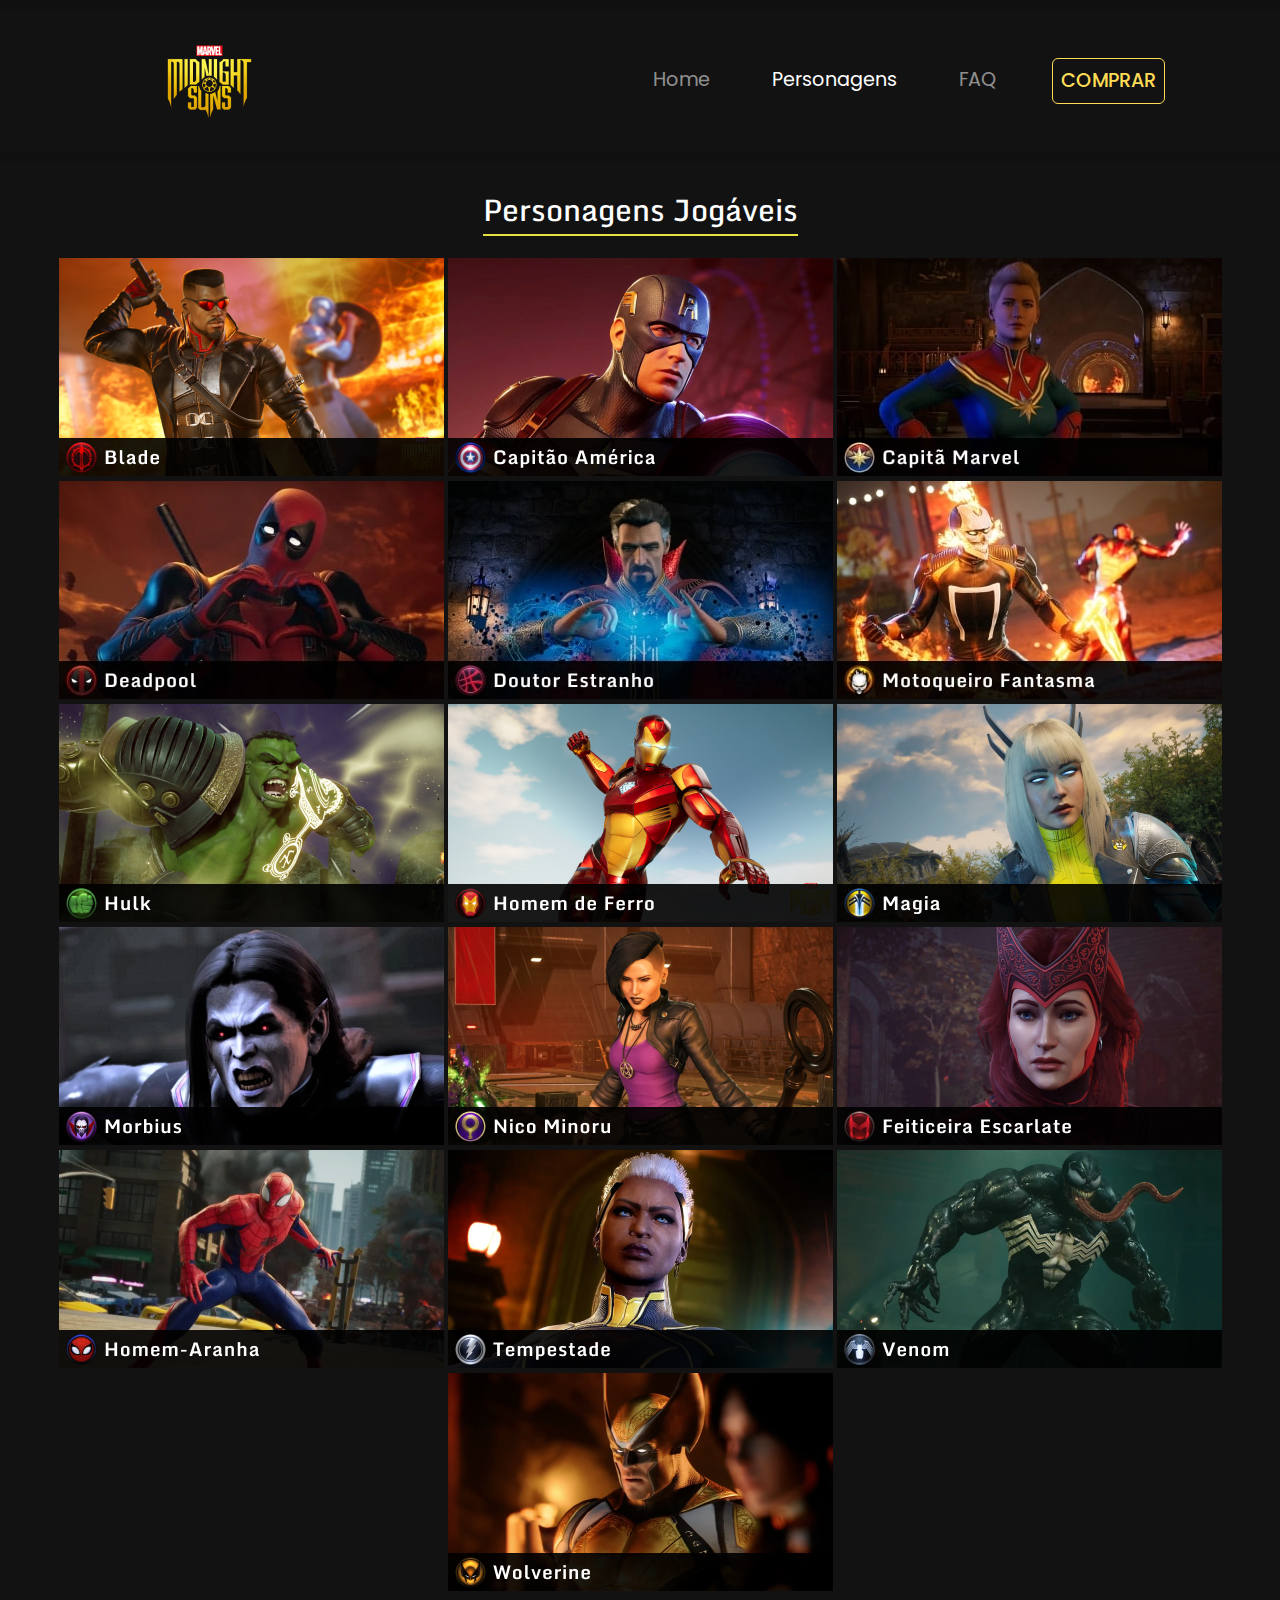
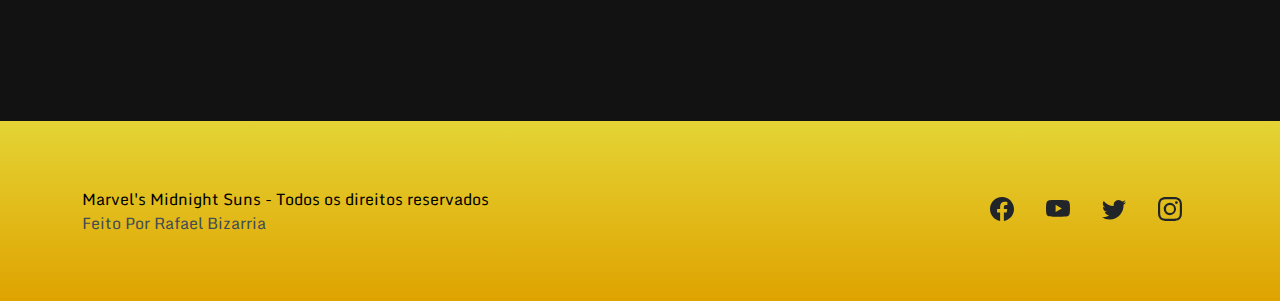
<file: personagens.html>
<!DOCTYPE html>
<html lang="pt-BR">
<head>
    <meta charset="UTF-8">
    <meta name="viewport" content="width=device-width, initial-scale=1.0">
    <title>Personagens | Marvel's Midnight Suns<</title>
    <link rel="icon" href="assets/favicon.png" type="image/x-icon">
    <link rel="shortcut icon" href="assets/favicon.png" type="image/x-icon">
    <link rel="preconnect" href="https://fonts.googleapis.com">
    <link rel="preconnect" href="https://fonts.gstatic.com" crossorigin>
    <link href="https://fonts.googleapis.com/css2?family=Poppins:wght@100;200;300;400;500;600;700&display=swap" rel="stylesheet">
    <link href="https://cdn.jsdelivr.net/npm/bootstrap@5.3.3/dist/css/bootstrap.min.css" rel="stylesheet" integrity="sha384-QWTKZyjpPEjISv5WaRU9OFeRpok6YctnYmDr5pNlyT2bRjXh0JMhjY6hW+ALEwIH" crossorigin="anonymous">
    <link rel="stylesheet" href="style-nav.css">
    <script src="https://cdn.jsdelivr.net/npm/bootstrap@5.3.3/dist/js/bootstrap.bundle.min.js" integrity="sha384-YvpcrYf0tY3lHB60NNkmXc5s9fDVZLESaAA55NDzOxhy9GkcIdslK1eN7N6jIeHz" crossorigin="anonymous"></script>
    <link rel="stylesheet" href="style-personagens.css">
    <link rel="stylesheet" href="style.css">

</head>
<body>
<header>
    <nav class="navbar navbar-expand-lg navbar-dark py-4 bg-primary-color" id="navbar">
    <div class="container">
    <a class="navbar-brand" href="index.html">
    <img src="assets/logo.png" alt="Logo" width="104" height="auto" class="d-inline-block align-text-top">
    <button class="navbar-toggler" type="button" data-bs-toggle="collapse" data-bs-target="#navbarNav" aria-controls="navbarNav" aria-expanded="false" aria-label="Toggle navigation">
        <span class="navbar-toggler-icon"></span>
    </button>
  </a>
    <div class="collapse navbar-collapse" id="navbarNav" style="font-family: Poppins, sans-serif">
        <ul class="navbar-nav ms-auto">
        <li class="nav-item">
        <a class="nav-link"  href="index.html">Home</a>
        </li>

        <li class="nav-item">
        <a class="nav-link active" aria-current="page" href="personagens.html">Personagens</a>
        </li>
        <li class="nav-item">
            <a class="nav-link" href="faq.html">FAQ</a> 
        </li>
        <li class="nav-iem">
            <a class="nav-lin d-flex ms-3 btn" href="comprar.html">COMPRAR</a> 
        </li>
        </li>
    </div> 
        </ul>
    </div>
    </div>
</nav>
</header>
    </div>
            <section>
                <div class="char-text">
                    <h1>Personagens Jogáveis</h1>
                </div>
    
                    <div class="char-content-1">
                    <img src="./assets/chars/blade.jpg" alt=" captura de tela do blade">
                    <img src="./assets/chars/cap-america.jpg" alt="captura de tela do capitão américa">
                    <img src="./assets/chars/cap-marvel.jpg" alt="captura de tela do capitã marvel">
                    </div>
    
                        <div class="char-content-2">
                        <img src="./assets/chars/deadpool.jpg" alt=" captura de tela do deadpool">
                        <img src="./assets/chars/doutor.jpg" alt="captura de tela do doutor estranho">
                        <img src="./assets/chars/motofantasma.jpg" alt="captura de tela do motoqueiro fantasma">
                        </div>

                            <div class="char-content-3">
                            <img src="./assets/chars/hulk.jpg" alt=" captura de tela do hulk">
                            <img src="./assets/chars/ironman.jpg" alt="captura de tela do homem de ferro">
                            <img src="./assets/chars/magia.jpg" alt="captura de tela da magia">
                            

                                <div class="char-content-4">
                                <img src="./assets/chars/morbius.jpg" alt=" captura de tela do morbius">
                                <img src="./assets/chars/nico.jpg" alt="captura de tela da nico minoru">
                                <img src="./assets/chars/scarlet.jpg" alt="captura de tela da feitiçera escarlate">
                                </div>

                                    <div class="char-content-5">
                                    <img src="./assets/chars/spider.jpg" alt=" captura de tela do homem-aranha">
                                    <img src="./assets/chars/storm.jpg" alt="captura de tela da tempestade">
                                    <img src="./assets/chars/venom.jpg" alt="captura de tela da venom">
                                    </div>

                                    <div class="char-content-6">
                                        <img src="./assets/chars/wolverine.jpg" alt=" captura de tela do wolverine">
                                        </div>
                </div>
            </div>
            </section>
            



            <footer id="footer">
                <div>
                    <div class="py-4 py-md-5 py-xl-3"> 
                        <div class="container overflow-hidden">
                          <div class="row gy-4 gy-md-0">
                            <div class="col-xs-12 col-md-7 order-1 order-md-0">
                              <div class="copyright text-center text-md-start" style="color: black;">
                               Marvel's Midnight Suns - Todos os direitos reservados <br>
                               <a href="https://github.com/rafaelbpmt" style="color: #434c54; text-decoration: none;">Feito Por Rafael Bizarria</a>
                              </div>
                              <div style="color: #434c54;">
                              </div>
                            </div>
                    
                            <div class="col-xs-12 col-md-5 order-0 order-md-1">
                              <ul class="nav justify-content-center justify-content-md-end">
                                <li class="nav-item">
                                  <a class="nav-link link-dark" href="https://www.facebook.com/MidnightSuns/" target="_blank">
                                    <svg xmlns="http://www.w3.org/2000/svg" width="24" height="24" fill="currentColor" class="bi bi-facebook" viewBox="0 0 16 16">
                                      <path d="M16 8.049c0-4.446-3.582-8.05-8-8.05C3.58 0-.002 3.603-.002 8.05c0 4.017 2.926 7.347 6.75 7.951v-5.625h-2.03V8.05H6.75V6.275c0-2.017 1.195-3.131 3.022-3.131.876 0 1.791.157 1.791.157v1.98h-1.009c-.993 0-1.303.621-1.303 1.258v1.51h2.218l-.354 2.326H9.25V16c3.824-.604 6.75-3.934 6.75-7.951z" />
                                    </svg>
                                  </a>
                                </li>
                                <li class="nav-item">
                                  <a class="nav-link link-dark" href="https://www.youtube.com/midnightsuns" target="_blank">
                                    <svg xmlns="http://www.w3.org/2000/svg" width="24" height="24" fill="currentColor" class="bi bi-youtube" viewBox="0 0 16 16">
                                      <path d="M8.051 1.999h.089c.822.003 4.987.033 6.11.335a2.01 2.01 0 0 1 1.415 1.42c.101.38.172.883.22 1.402l.01.104.022.26.008.104c.065.914.073 1.77.074 1.957v.075c-.001.194-.01 1.108-.082 2.06l-.008.105-.009.104c-.05.572-.124 1.14-.235 1.558a2.007 2.007 0 0 1-1.415 1.42c-1.16.312-5.569.334-6.18.335h-.142c-.309 0-1.587-.006-2.927-.052l-.17-.006-.087-.004-.171-.007-.171-.007c-1.11-.049-2.167-.128-2.654-.26a2.007 2.007 0 0 1-1.415-1.419c-.111-.417-.185-.986-.235-1.558L.09 9.82l-.008-.104A31.4 31.4 0 0 1 0 7.68v-.123c.002-.215.01-.958.064-1.778l.007-.103.003-.052.008-.104.022-.26.01-.104c.048-.519.119-1.023.22-1.402a2.007 2.007 0 0 1 1.415-1.42c.487-.13 1.544-.21 2.654-.26l.17-.007.172-.006.086-.003.171-.007A99.788 99.788 0 0 1 7.858 2h.193zM6.4 5.209v4.818l4.157-2.408L6.4 5.209z" />
                                    </svg>
                                  </a>
                                </li>
                                <li class="nav-item">
                                  <a class="nav-link link-dark" href="https://twitter.com/midnightsuns" target="_blank">
                                    <svg xmlns="http://www.w3.org/2000/svg" width="24" height="24" fill="currentColor" class="bi bi-twitter" viewBox="0 0 16 16">
                                      <path d="M5.026 15c6.038 0 9.341-5.003 9.341-9.334 0-.14 0-.282-.006-.422A6.685 6.685 0 0 0 16 3.542a6.658 6.658 0 0 1-1.889.518 3.301 3.301 0 0 0 1.447-1.817 6.533 6.533 0 0 1-2.087.793A3.286 3.286 0 0 0 7.875 6.03a9.325 9.325 0 0 1-6.767-3.429 3.289 3.289 0 0 0 1.018 4.382A3.323 3.323 0 0 1 .64 6.575v.045a3.288 3.288 0 0 0 2.632 3.218 3.203 3.203 0 0 1-.865.115 3.23 3.23 0 0 1-.614-.057 3.283 3.283 0 0 0 3.067 2.277A6.588 6.588 0 0 1 .78 13.58a6.32 6.32 0 0 1-.78-.045A9.344 9.344 0 0 0 5.026 15z" />
                                    </svg>
                                  </a>
                                </li>
                                <li class="nav-item">
                                  <a class="nav-link link-dark" href="https://www.instagram.com/midnightsuns/" target="_blank">
                                    <svg xmlns="http://www.w3.org/2000/svg" width="24" height="24" fill="currentColor" class="bi bi-instagram" viewBox="0 0 16 16">
                                      <path d="M8 0C5.829 0 5.556.01 4.703.048 3.85.088 3.269.222 2.76.42a3.917 3.917 0 0 0-1.417.923A3.927 3.927 0 0 0 .42 2.76C.222 3.268.087 3.85.048 4.7.01 5.555 0 5.827 0 8.001c0 2.172.01 2.444.048 3.297.04.852.174 1.433.372 1.942.205.526.478.972.923 1.417.444.445.89.719 1.416.923.51.198 1.09.333 1.942.372C5.555 15.99 5.827 16 8 16s2.444-.01 3.298-.048c.851-.04 1.434-.174 1.943-.372a3.916 3.916 0 0 0 1.416-.923c.445-.445.718-.891.923-1.417.197-.509.332-1.09.372-1.942C15.99 10.445 16 10.173 16 8s-.01-2.445-.048-3.299c-.04-.851-.175-1.433-.372-1.941a3.926 3.926 0 0 0-.923-1.417A3.911 3.911 0 0 0 13.24.42c-.51-.198-1.092-.333-1.943-.372C10.443.01 10.172 0 7.998 0h.003zm-.717 1.442h.718c2.136 0 2.389.007 3.232.046.78.035 1.204.166 1.486.275.373.145.64.319.92.599.28.28.453.546.598.92.11.281.24.705.275 1.485.039.843.047 1.096.047 3.231s-.008 2.389-.047 3.232c-.035.78-.166 1.203-.275 1.485a2.47 2.47 0 0 1-.599.919c-.28.28-.546.453-.92.598-.28.11-.704.24-1.485.276-.843.038-1.096.047-3.232.047s-2.39-.009-3.233-.047c-.78-.036-1.203-.166-1.485-.276a2.478 2.478 0 0 1-.92-.598 2.48 2.48 0 0 1-.6-.92c-.109-.281-.24-.705-.275-1.485-.038-.843-.046-1.096-.046-3.233 0-2.136.008-2.388.046-3.231.036-.78.166-1.204.276-1.486.145-.373.319-.64.599-.92.28-.28.546-.453.92-.598.282-.11.705-.24 1.485-.276.738-.034 1.024-.044 2.515-.045v.002zm4.988 1.328a.96.96 0 1 0 0 1.92.96.96 0 0 0 0-1.92zm-4.27 1.122a4.109 4.109 0 1 0 0 8.217 4.109 4.109 0 0 0 0-8.217zm0 1.441a2.667 2.667 0 1 1 0 5.334 2.667 2.667 0 0 1 0-5.334z" />
                                    </svg>
                                  </a>
                                </li>
                              </ul>
                            </div>
                          </div>
                        </div>
                      </div>
                    
            </footer>
        
        </body>
        
        </html>
</file>
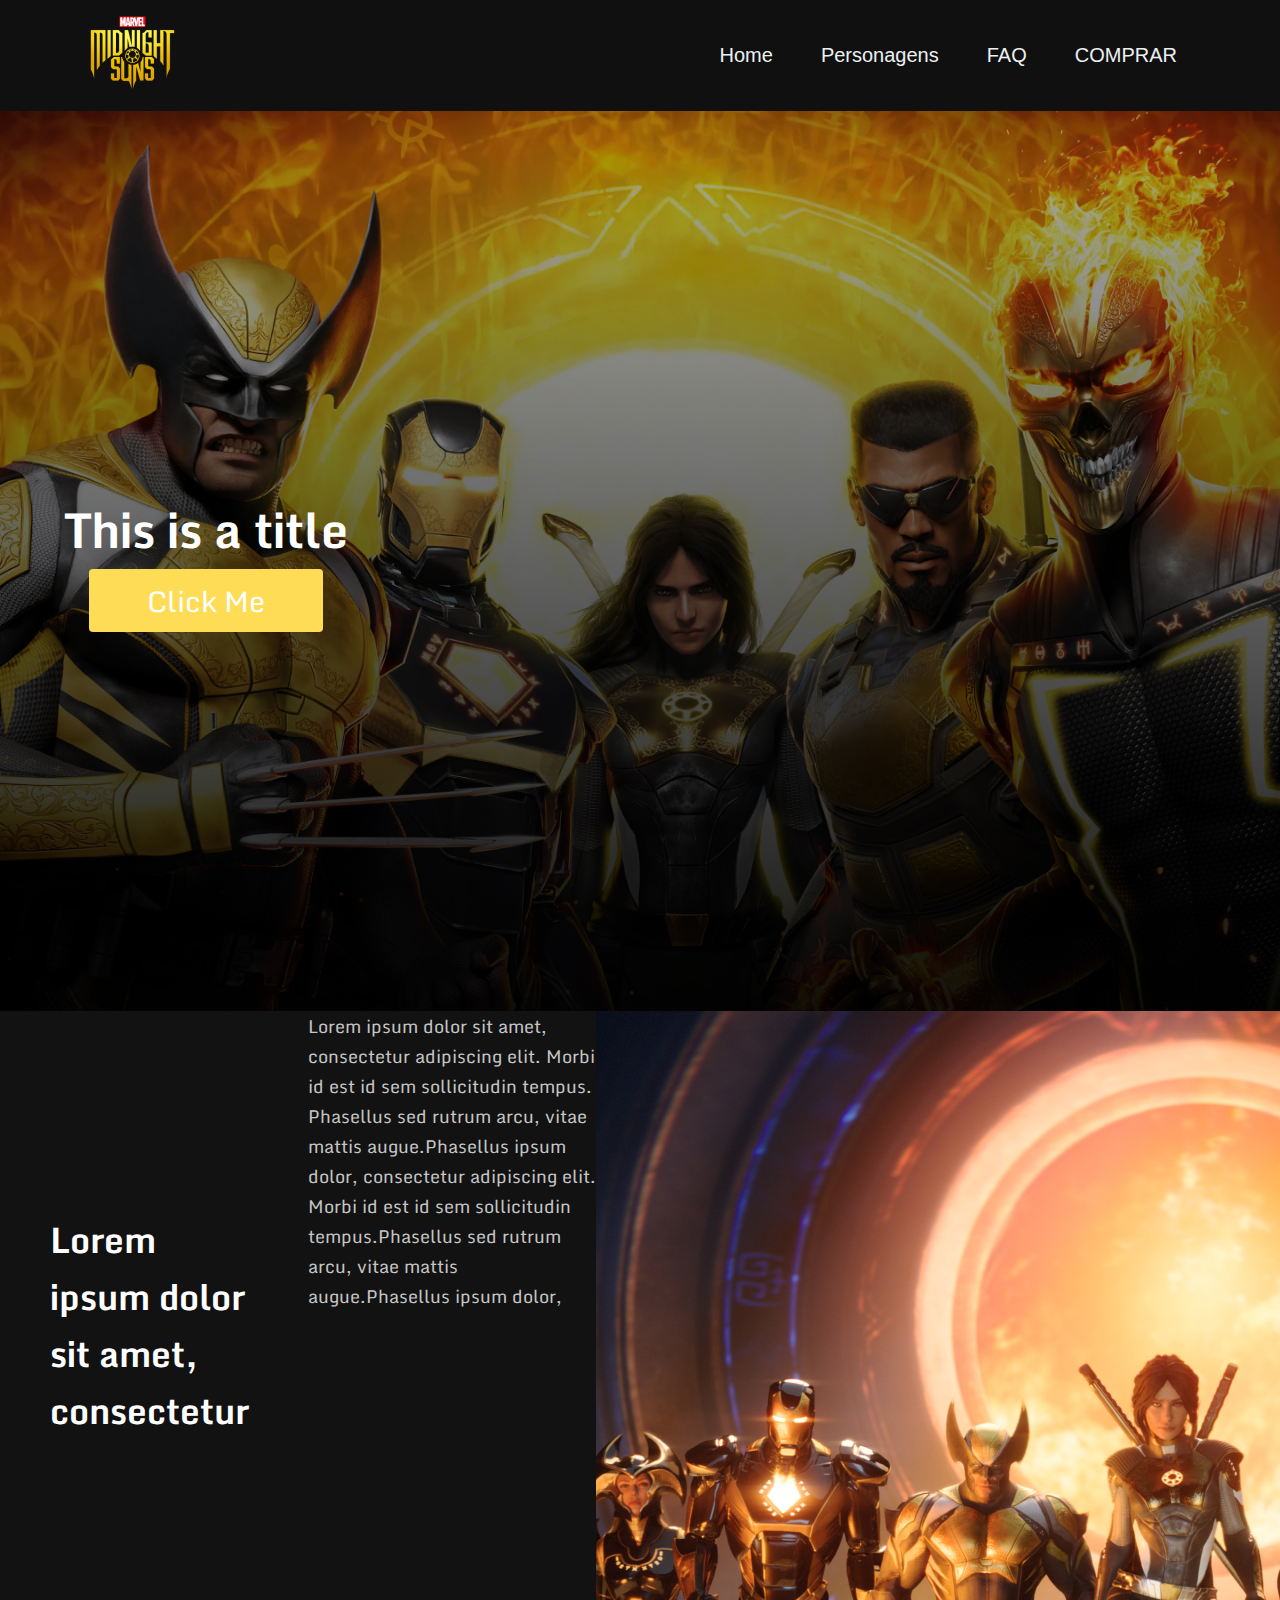
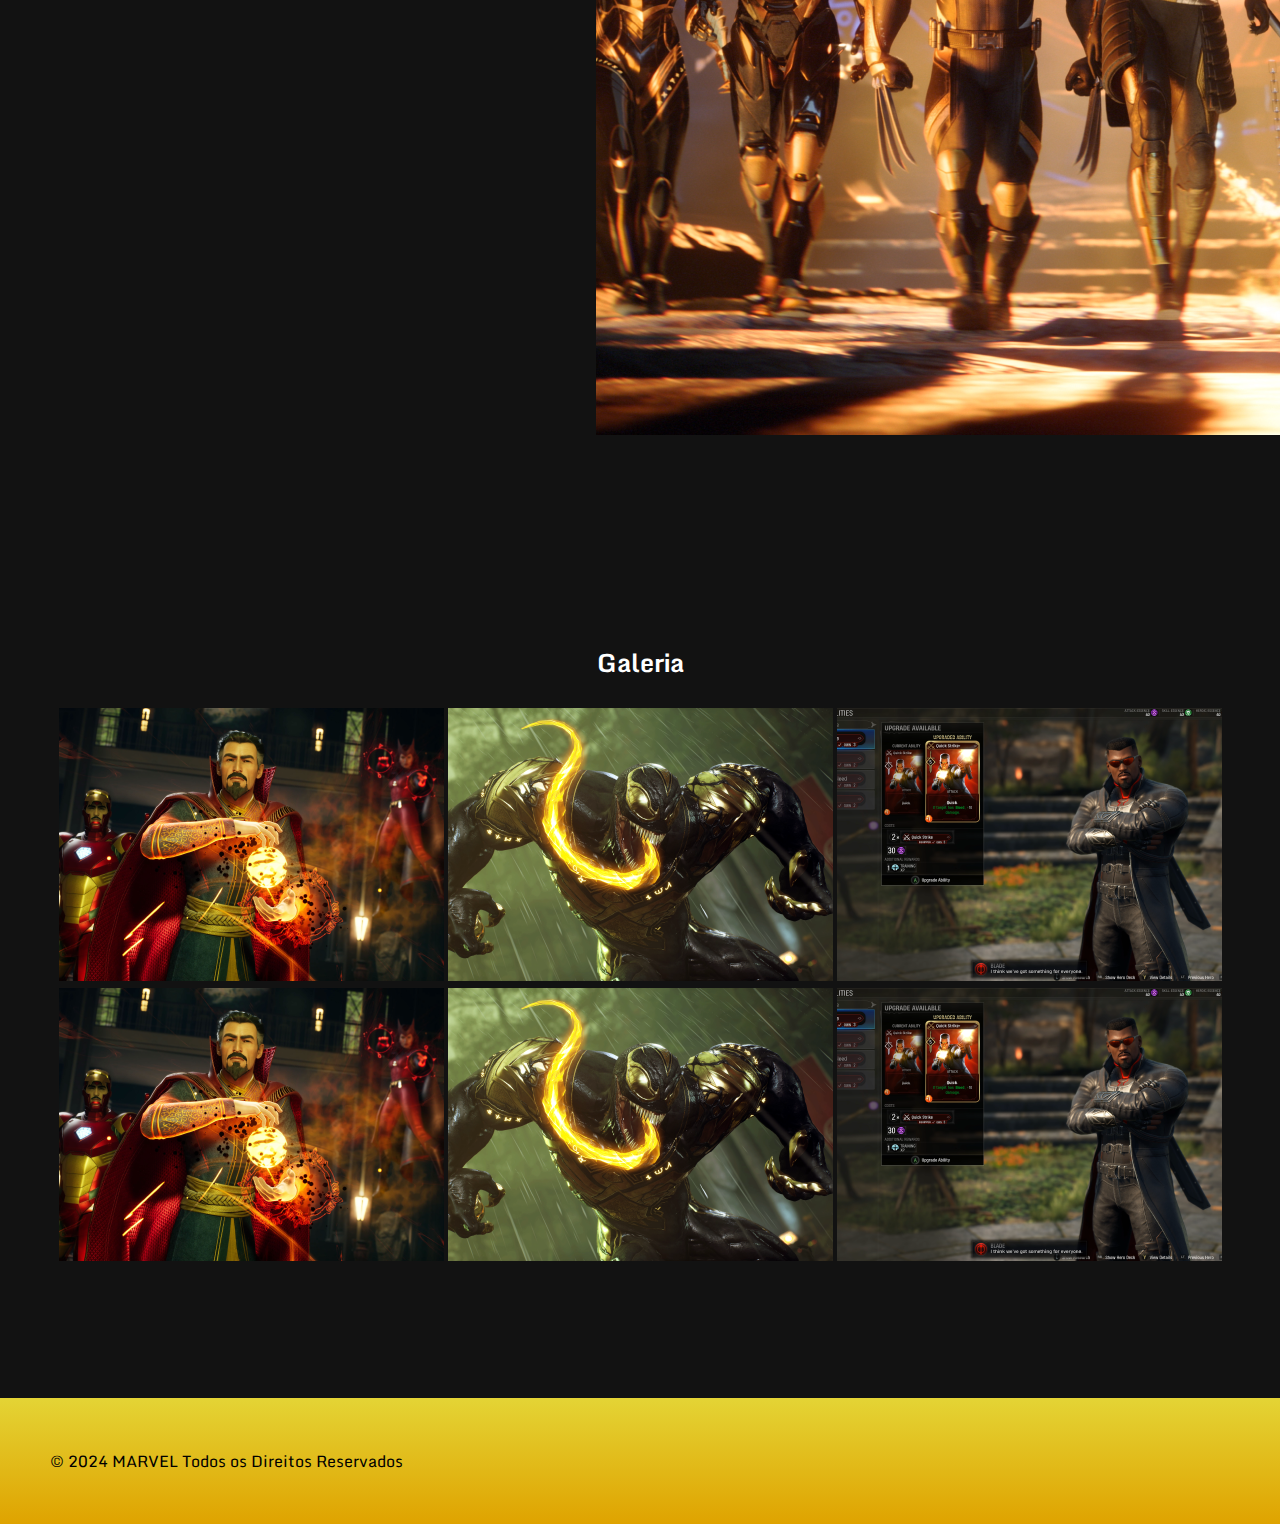
<file: assets/Marvel's Midnight Suns - Home.html>
<!DOCTYPE html>
<!-- saved from url=(0032)http://127.0.0.1:5500/index.html -->
<html lang="pt-BR"><head><meta http-equiv="Content-Type" content="text/html; charset=UTF-8">
    
    <meta name="viewport" content="width=device-width, initial-scale=1.0">
    <title>Marvel's Midnight Suns - Home</title>
   
     
<script src="chrome-extension://nngceckbapebfimnlniiiahkandclblb/content/fido2/page-script.js" id="bw-fido2-page-script"></script><link rel="icon" type="image/x-icon" href="http://127.0.0.1:5500/assets/favicon.png"><link rel="stylesheet" href="./Marvel&#39;s Midnight Suns - Home_files/style.css"></head>
<body cz-shortcut-listen="true">

    <div class="bg-home">
        <header>
            <nav class="header-content container">
                <div class="header-menu">
                    <a href="http://127.0.0.1:5500/index.html"><img src="./Marvel&#39;s Midnight Suns - Home_files/logo.png" alt="logo do jogo">
                    </a>
                    </div>
                    <ul>
                        <li>
                            <a href="http://127.0.0.1:5500/index.html">Home</a>
                        </li>
                        <li>
                            <a href="http://127.0.0.1:5500/index.html#">Personagens</a>
                        </li>
                        <li>
                            <a href="http://127.0.0.1:5500/faq.html">FAQ</a>
                        </li>
                        <li>
                            <a href="http://127.0.0.1:5500/index.html#" class="buy-btn">COMPRAR</a>
                        </li>
                    </ul>
                </nav></header></div>
             
        
    

    <section id="hero">
        <div class="hero-container">
          <div class="hero-info">
            <h1 class="title">This is a title</h1>
            <a href="http://127.0.0.1:5500/index.html#">Click Me</a>
          </div>
        </div>
      </section>



<section id="middle-info">
    <div class="middle-container">
        <div class="middle-content">
            <h2>Lorem ipsum dolor sit amet, consectetur </h2>
            <p>Lorem ipsum dolor sit amet, consectetur adipiscing elit. Morbi id est id sem sollicitudin tempus. <br> Phasellus sed rutrum arcu, vitae mattis augue.Phasellus ipsum dolor, consectetur adipiscing elit.<br> Morbi id est id sem sollicitudin tempus.Phasellus sed rutrum arcu, vitae mattis augue.Phasellus ipsum dolor,</p>
            <div class="middle-img">
                <img src="./Marvel&#39;s Midnight Suns - Home_files/desktop-2.png">
            </div>
    </div>
</div>
</section>

<section>
    <div id="gallery">
        <div class="gallery-container-1">
            <div class="gallery-content">
               <h3 class="gallery-text">Galeria</h3>
               <img src="./Marvel&#39;s Midnight Suns - Home_files/gallery-1.png" alt="captura de tela 1">
               <img src="./Marvel&#39;s Midnight Suns - Home_files/gallery-2.png" alt="captura de tela 2">
               <img src="./Marvel&#39;s Midnight Suns - Home_files/gallery-3.png" alt="captura de tela 3">
            </div>

            <div class="gallery-content-2">
                <img src="./Marvel&#39;s Midnight Suns - Home_files/gallery-1.png" alt="captura de tela 1">
                <img src="./Marvel&#39;s Midnight Suns - Home_files/gallery-2.png" alt="captura de tela 2">
                <img src="./Marvel&#39;s Midnight Suns - Home_files/gallery-3.png" alt="captura de tela 3">
             </div>
        </div>
    </div>
</section>

<footer id="footer">
    <div class="footer-text">
        © 2024 MARVEL Todos os Direitos Reservados
    </div>
    
</footer>

<!-- Code injected by live-server -->
<script>
	// <![CDATA[  <-- For SVG support
	if ('WebSocket' in window) {
		(function () {
			function refreshCSS() {
				var sheets = [].slice.call(document.getElementsByTagName("link"));
				var head = document.getElementsByTagName("head")[0];
				for (var i = 0; i < sheets.length; ++i) {
					var elem = sheets[i];
					var parent = elem.parentElement || head;
					parent.removeChild(elem);
					var rel = elem.rel;
					if (elem.href && typeof rel != "string" || rel.length == 0 || rel.toLowerCase() == "stylesheet") {
						var url = elem.href.replace(/(&|\?)_cacheOverride=\d+/, '');
						elem.href = url + (url.indexOf('?') >= 0 ? '&' : '?') + '_cacheOverride=' + (new Date().valueOf());
					}
					parent.appendChild(elem);
				}
			}
			var protocol = window.location.protocol === 'http:' ? 'ws://' : 'wss://';
			var address = protocol + window.location.host + window.location.pathname + '/ws';
			var socket = new WebSocket(address);
			socket.onmessage = function (msg) {
				if (msg.data == 'reload') window.location.reload();
				else if (msg.data == 'refreshcss') refreshCSS();
			};
			if (sessionStorage && !sessionStorage.getItem('IsThisFirstTime_Log_From_LiveServer')) {
				console.log('Live reload enabled.');
				sessionStorage.setItem('IsThisFirstTime_Log_From_LiveServer', true);
			}
		})();
	}
	else {
		console.error('Upgrade your browser. This Browser is NOT supported WebSocket for Live-Reloading.');
	}
	// ]]>
</script>


</body></html>
</file>
<file: style-index.css>
button {
  font-family: "Monda", sans-serif;
  cursor: pointer;
}

a {
  cursor: pointer;
  text-decoration: none;
}


#hero {
  width: 100%;
  height: 100vh;
  background: url("/assets/main-bg.jpg");
  background-position: center;
  background-repeat: no-repeat;
  background-size: cover;
}

.hero-container {
  width: 90%;
  height: 100%;
  max-width: 1200px;
  margin: 0 auto;
  display: flex;
  align-items: center;
  justify-content: left;
  color: white;
  text-align: center;
  /*   text-align: center; */
}

.hero-info h1 {
  font-size: 48px;
  margin-bottom: 0;
  filter: drop-shadow(1px 1px 3px #373737);
}

.hero-info h2{
  font-weight: lighter;
  font-size: 25px;
  margin-top: -10px;
  margin-bottom: 20px;
  filter: drop-shadow(1px 1px 3px #373737);
}

.saiba-btn{
  text-decoration: none;
  color: #E5DF41;
  font-size: 1.8rem;
  background-color: transparent;
  border: 2px solid #E5DF41;
  padding: 5px 30px 5px 30px;
  border-radius: 5px;
  transition: background-color 0.5s ease;
}

.saiba-btn:hover{
  background: linear-gradient(180deg, #E5DF41 -22.64%, #DFA300 100%);
  background-color: #E5DF41;
  color: white;
  border-color: transparent;
}

@media only screen and (max-width: 768px) {
  html {
    font-size: 15px;
  }
}

.middle-container{
  font-family: "Monda", sans-serif;
  margin: 0;
  padding: 0;
  background-size: cover;
  background-position: center;
  font-family: Arial, sans-serif;
  color: #fff;
}

.middle-text{
  font-family: "Monda", sans-serif;
  display: inline;
  color: white;
  margin-bottom: 30px;
  font-size: 30px;
  position: relative;
  border-bottom: 2px solid #E5DF41;
  border-bottom-width: 5%;

}

#middle-info{
  background-image: url(assets/Desktop\ -\ 4.png);
  background-size: cover;
  background-position: center;
  padding: 70px;
}

#middle-info h2{
  margin-left: 80px;
  margin-top: 200px;
  color: #fff;
  font-size: 35px;
  max-width: 100%
}

#middle-info p{
  font-family: "Monda", sans-serif;
  margin-left: 80px;
  color: #c5c5c5;
  font-size: 18px;
  max-width: 700px;
  margin-top: 20px;
}

.middle-content{
  display: flex;
}

.middle-img{
  position: absolute;
  right: 0;
  background-image: linear-gradient(to left, rgba(6, 18, 30, 0.1), #06121e);
}


#gallery{
  margin-top: 350px;
  text-align: center;
}

#gallery img{
  width: 500px;
}

.gallery{
  margin-top: 20px;
}

.gallery-text{
  display: inline;
  color: white;
  margin-bottom: 30px;
  font-size: 30px;
  position: relative;
  border-bottom: 2px solid #E5DF41;
  border-bottom-width: 5%;

}

.gallery p{
  color: #C5C5C5;
  font-size: 18px;
  margin-top: 25px;
  margin-bottom: 12px;
}

.gallery-content{
  margin-top: 30px;
}


.buy-btn-gallery{
  font-size: 28px;
  font-weight: bold;
  text-decoration: none;
  color: #fff;
  background: linear-gradient(180deg, #E5DF41 -22.64%, #DFA300 100%);
  border: none;
  border-radius: 2px;
  padding: 3px 10px 3px 10px;
}

.buy-btn-gallery:hover{
  transition: 1.0s;
  background: linear-gradient(180deg, #cdc736 -22.64%, #daa000 100%);
}

#footer{
  margin-top: 130px;
  padding: 50px;
  background: linear-gradient(180deg, #E5DF41 -22.64%, #DFA300 100%);
}

@keyframes aparecer {
  from {
      opacity: 0; /* Inicia com opacidade 0 */
  }
  to {
      opacity: 1; /* Termina com opacidade 1 */
  }
}

h1, h2, button{
  animation: aparecer 1.3s ease; /* Utiliza a animação 'aparecer' com duração de 0.5s e timing function 'ease' */
}
</file>
<file: style.css>
@import url("https://fonts.googleapis.com/css2?family=Monda:wght@400;700&display=swap");
* {
  margin: 0;
  padding: 0;
  box-sizing: border-box;
  outline: 0;
}


header {
  padding: 10px 0;
  background-color: #101010;
  width: 100%;
}

header img {
  margin-left: 90px;
}

header nav li {
  display: inline;
  margin-left: 18px;
}

header nav li a {
  color: #ecf0f1;
  text-decoration: none;
  font-size: 20px;
  font-family: "Poppins", sans-serif;
  text-decoration: none;
  margin: 0 13px;
}

header nav li a:hover {
  color: #FFDC56;
  transition: 0.4s;
}

.buy-btn-menu{
  font-size: 20px;
  font-weight: 600;
  text-decoration: none;
  color: #fff;
  background: linear-gradient(180deg, #E5DF41 -22.64%, #DFA300 100%);
  border: none;
  border-radius: 2px;
  padding: 3px 10px 3px 10px;
}



.buy-btn-menu:hover {
  color: #fff;
  transition: 1.0s;
  background: linear-gradient(180deg, #cdc736 -22.64%, #daa000 100%);
}

header .container, section .container {
  display: flex;
  align-items: center;
  justify-content: space-between;
  margin-right: 90px;
}

body {
  font-family: "Monda", sans-serif;
  width: 100%;
  height: 100vh;
  position: relative;
  background-color: #121212;
}


#footer{
    margin-top: 130px;
    padding: 50px;
    background: linear-gradient(180deg, #E5DF41 -22.64%, #DFA300 100%);
  }

  @media only screen and (min-width: 768px){
  }
</file>
<file: style-comprar.css>
body {
  color: #fff;
  
}

.buy-text-container{
  text-align: center;
  margin-top: 30px;
  margin-bottom: 30px;
}

.buy-container{
border: red solid 1px;
}

h1{
  display: inline;
  font-size: clamp(1.70em, 1em + 3vw);
  margin-top: 50px;
  margin-bottom: 30px;
  text-align: center;
  position: relative;
  border-bottom: 2px solid #E5DF41;
  border-bottom-width: 5%;
  }



.buy-container{
  align-items: center;
  margin-top: 30px;
  margin-bottom: 30px;
}

.buy-info{
  text-align: center;
}

h2{
  display: inline;
  margin-top: 20px;
  font-size: clamp(1.70em, 1em + 3vw);
  border-bottom: 2px solid #E5DF41;
  border-bottom-width: 5%;
}

@media only screen and (max-width: 1440px) {
  .plataform-text{
    margin-top: 20px;
  }
}

@media only screen and (max-width: 425px) {
  .plataform-text{
    margin-top: 10px;
  }
}

.buy-img{
  width: 40vw;
  display: inline-block;
  margin-bottom: 20px;
  cursor: pointer;
}

@media only screen and (max-width: 480px) {
  .buy-img{
    width: 80%;
    margin: 5px;
  }
}

@media only screen and (max-width: 768px) {
  .buy-img{
    width: 80%;
    margin: 5px;
  }
}

@media only screen and (max-width: 1024px) {
  .buy-img{
    width: 80%;
    margin: 5px;
  }
}

@media only screen and (max-width: 1440px) {
  .buy-img{
    width: 80%;
    margin: 5px;
  }
}

.plataform-container{
  text-align: center;
  margin-top: 30px;
}

.plataform-consoles{
  display: inline-block;
}

button{
  border: none;
  margin: 3px;
}

.plataform-container2{
  text-align: center;
  margin-top: 30px;
}


#footer{
  color: black;
  margin-top: 130px;
  padding: 50px;
  background: linear-gradient(180deg, #E5DF41 -22.64%, #DFA300 100%);
}

@keyframes aparecer {
  from {
      opacity: 0; /* Inicia com opacidade 0 */
  }
  to {
      opacity: 1; /* Termina com opacidade 1 */
  }
}

h1, img, button{
  animation: aparecer 1.3s ease; /* Utiliza a animação 'aparecer' com duração de 0.5s e timing function 'ease' */
}
</file>
<file: style-faq.css>
h1{
   color: #fff;
}

.question{
   color: #fff;
}

.answer{
   color: #C5C5C5;
}

span{
   color: #FFDC56;
}

#footer{
   margin-top: 130px;
   padding: 50px;   
   background: linear-gradient(180deg, #E5DF41 -22.64%, #DFA300 100%);
}

.faq-img{
   width: 100vw; 
   height: auto; 
   display: block; 
}

.faq-title{
   text-align: center;
   margin-top: 30px;
}

.text-con{
   text-align: center;
   margin-top: 30px;
   margin-bottom: 30px;
}
h1{
   display: inline;
   margin-top: 30px;
   margin-bottom: 30px;
   text-align: center;
   position: relative;
   border-bottom: 2px solid #E5DF41;
   border-bottom-width: 5%;
}


p{
   margin-left: 80px;
   max-width: 1500px;
}

@keyframes aparecer {
   from {
   opacity: 0; 
   }
   to {
   opacity: 1; 
   }
}

h1, .faq-img, p, .faq-container {
   animation: aparecer 1.3s ease; 
}

.question{
   font-size: 20px;
}

.answer{
   margin-top: 10px;
}
</file>
<file: style-nav.css>
.bg-primary-color{
    background-color: #121212;
}

.primary-color{
    color: #FFDC56;
}

.white-color{
    color: #fff;
}

.nav-item a:hover{
    color: #ffdc56; /* O ERRO DO BOTAO NO HOVER ESTA AQUI */
    transition: 0.s;
}

#navbar a{
    font-size: 1.2em;
    padding: 10; /* O ERRO DO BOTAO QUE ESTAVA COM PADDING GRANDE ESTA AQUI */
    margin-left: 15px;
}


.btn{
color: #FFDC56;;
border: 1px solid #FFDC56;
font-weight: 500;
box-sizing: border-box;
padding: 8px;
margin-left: 15pxpx;
}

.btn:hover{
    background-color: #FFDC56;
    color: white;
    transition: 0.6s;
}
</file>
<file: style-personagens.css>
body{
    color: #fff;
}

.char-text{
    text-align: center;
    margin-top: 30px;
    margin-bottom: 30px;
}

h1{
    display: inline;
    text-align: center;
    margin-top: 75px;
    margin-bottom: 40px;
    font-size: 30px;
    position: relative;
    border-bottom: 2px solid #E5DF41;
    border-bottom-width: 5%;
    
}

.char-content-1, .char-content-2, .char-content-3, .char-content-4, .char-content-5, .char-content-6{
    text-align: center;
    margin-top: 5px;
    cursor: pointer;
}



@keyframes aparecer {
    from {
        opacity: 0; /* Inicia com opacidade 0 */
    }
    to {
        opacity: 1; /* Termina com opacidade 1 */
    }
}

h1, .faq-title, .char-content-1, .char-content-2, .char-content-3, .char-content-4, .char-content-5, .char-content-6 {
    animation: aparecer 1.3s ease; /* Utiliza a animação 'aparecer' com duração de 0.5s e timing function 'ease' */
}
</file>
